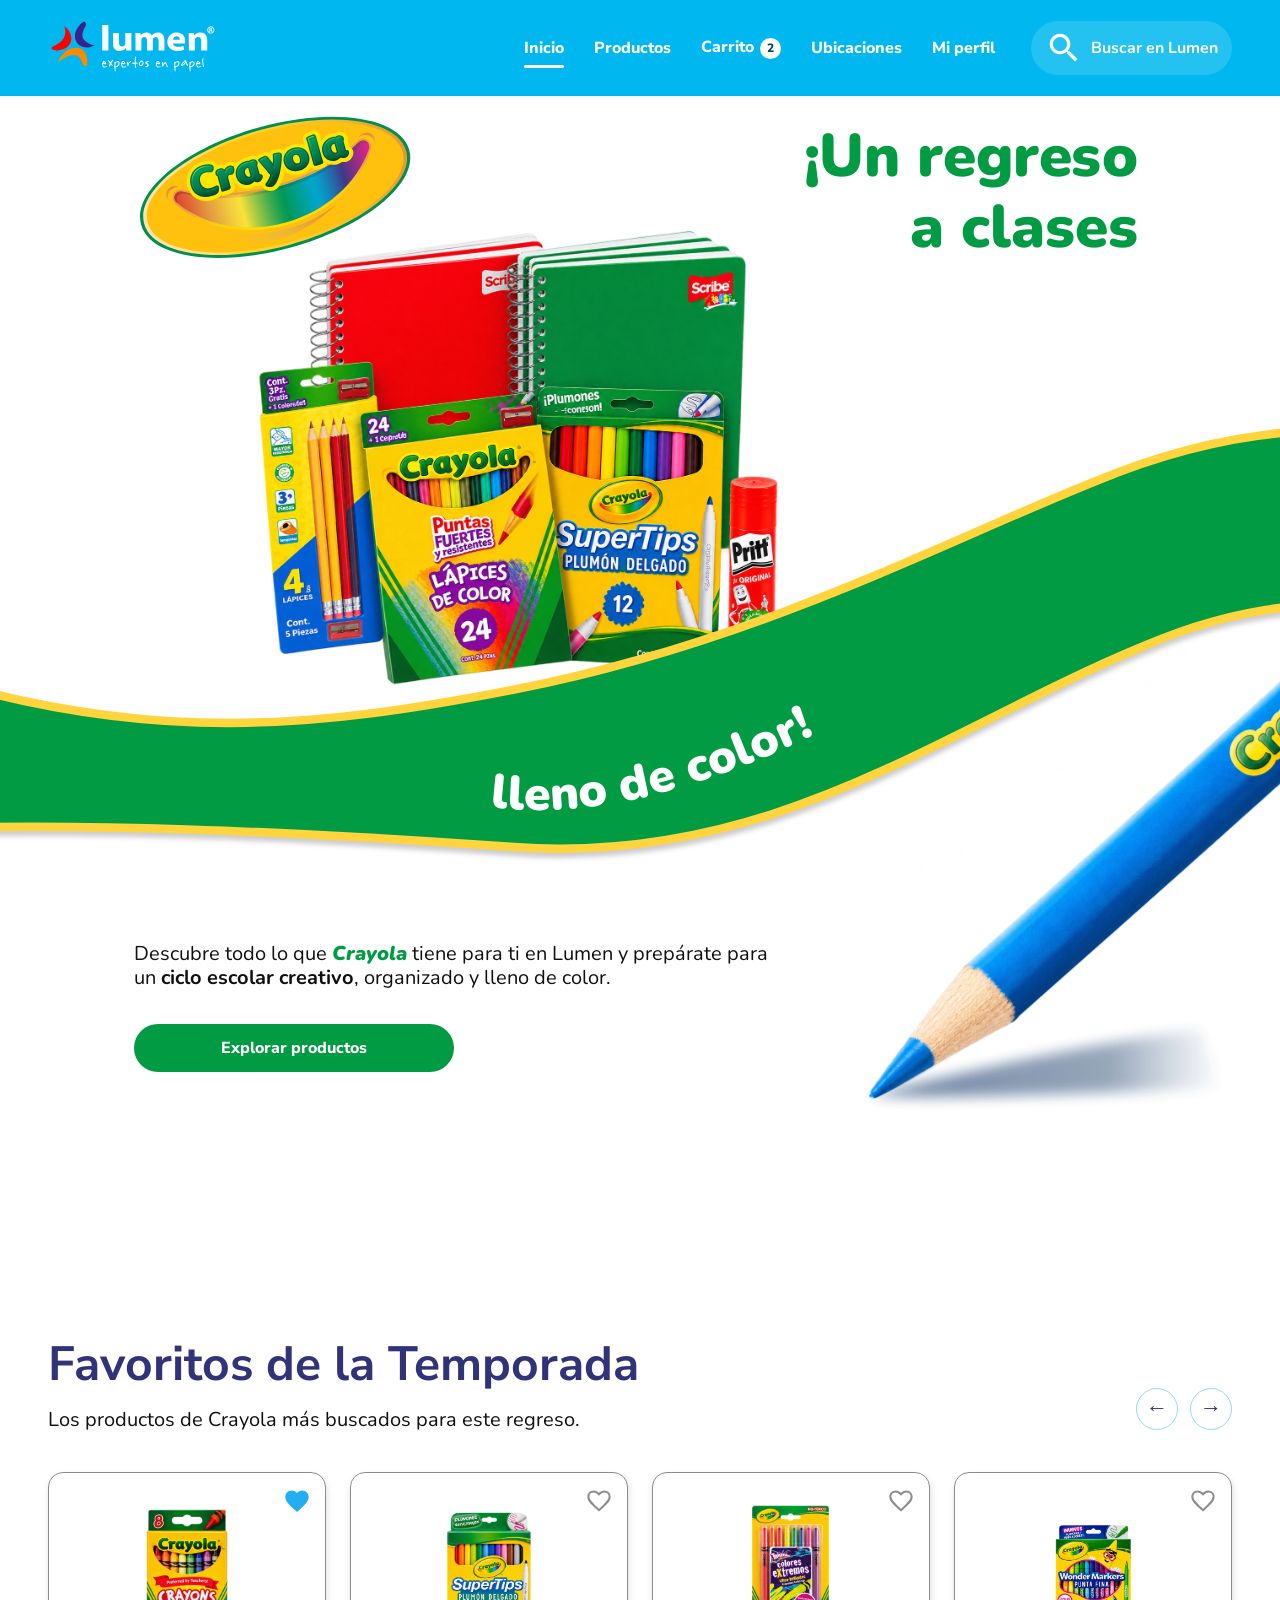
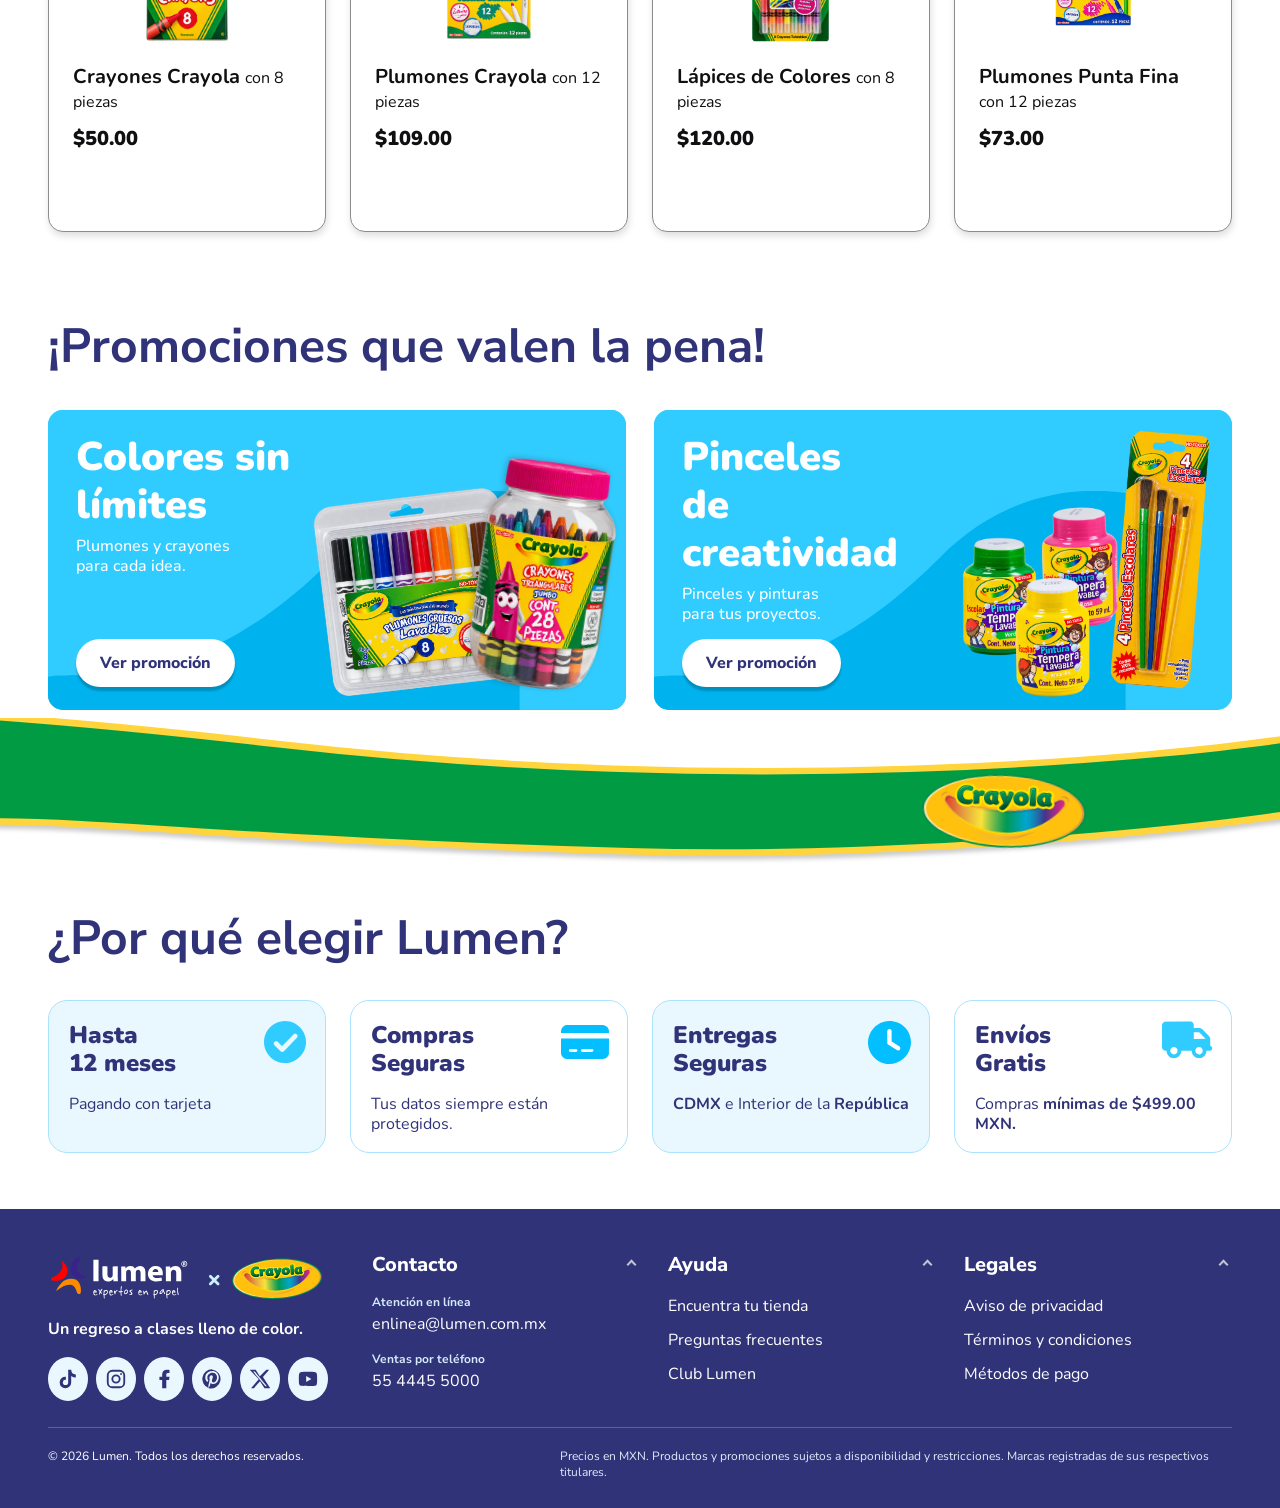
<file: index.html>
<!doctype html>
<html lang="es-MX">
<head>
  <meta charset="utf-8">
  <meta name="viewport" content="width=device-width, initial-scale=1, viewport-fit=cover">
  <meta name="theme-color" content="#00b8ef">
  <meta name="description" content="Un regreso a clases lleno de color. Descubre la colaboración de Lumen y Crayola.">
  <title>Lumen × Crayola · Regreso a clases</title>
  <link rel="preconnect" href="https://fonts.googleapis.com">
  <link rel="preconnect" href="https://fonts.gstatic.com" crossorigin>
  <link href="https://fonts.googleapis.com/css2?family=Nunito:ital,wght@0,400;0,500;0,700;0,800;0,900;1,700;1,900&family=Nunito+Sans:wght@400;700;800;900&display=swap" rel="stylesheet">
  <link rel="stylesheet" href="styles.css?v=crayones">
  <script src="app.js?v=crayones" defer></script>
</head>
<body>
  <a class="skip-link" href="#contenido">Saltar al contenido</a>
  <header class="site-header" id="encabezado"></header>
  <main id="contenido" tabindex="-1"></main>
  <footer class="site-footer" id="pie-pagina" aria-label="Información de Lumen"></footer>
  <nav class="bottom-nav" id="navegacion" aria-label="Navegación principal móvil"></nav>
  <dialog id="dialogo" class="app-dialog" aria-labelledby="dialog-title"></dialog>
  <div class="toast" id="aviso" role="status" aria-live="polite"></div>
  <noscript>Activa JavaScript para navegar por este prototipo de Lumen × Crayola.</noscript>
</body>
</html>
</file>
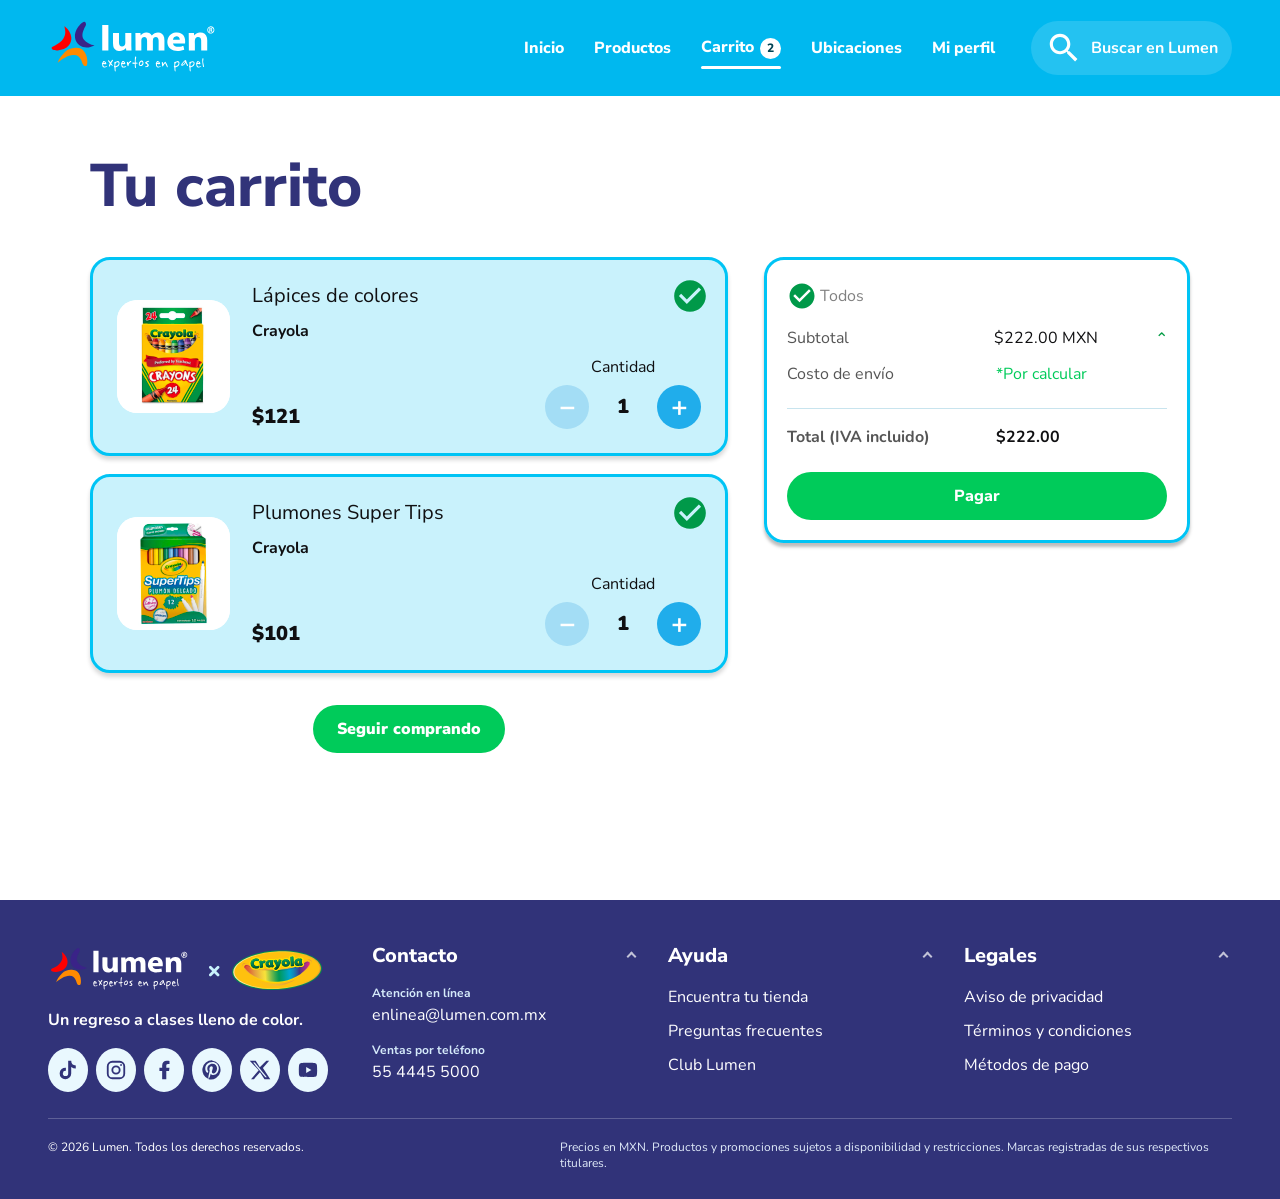
<file: carrito.html>
<!doctype html>
<html lang="es-MX">
<head>
  <meta charset="utf-8">
  <meta name="viewport" content="width=device-width, initial-scale=1, viewport-fit=cover">
  <meta name="theme-color" content="#00b8ef">
  <meta name="description" content="Un regreso a clases lleno de color. Descubre la colaboración de Lumen y Crayola.">
  <title>Carrito · Lumen × Crayola</title>
  <link rel="preconnect" href="https://fonts.googleapis.com">
  <link rel="preconnect" href="https://fonts.gstatic.com" crossorigin>
  <link href="https://fonts.googleapis.com/css2?family=Nunito:ital,wght@0,400;0,500;0,700;0,800;0,900;1,700;1,900&family=Nunito+Sans:wght@400;700;800;900&display=swap" rel="stylesheet">
  <link rel="stylesheet" href="styles.css?v=crayones">
  <script src="app.js?v=crayones" defer></script>
</head>
<body>
  <a class="skip-link" href="#contenido">Saltar al contenido</a>
  <header class="site-header" id="encabezado"></header>
  <main id="contenido" tabindex="-1"></main>
  <footer class="site-footer" id="pie-pagina" aria-label="Información de Lumen"></footer>
  <nav class="bottom-nav" id="navegacion" aria-label="Navegación principal móvil"></nav>
  <dialog id="dialogo" class="app-dialog" aria-labelledby="dialog-title"></dialog>
  <div class="toast" id="aviso" role="status" aria-live="polite"></div>
  <noscript>Activa JavaScript para navegar por este prototipo de Lumen × Crayola.</noscript>
</body>
</html>
</file>
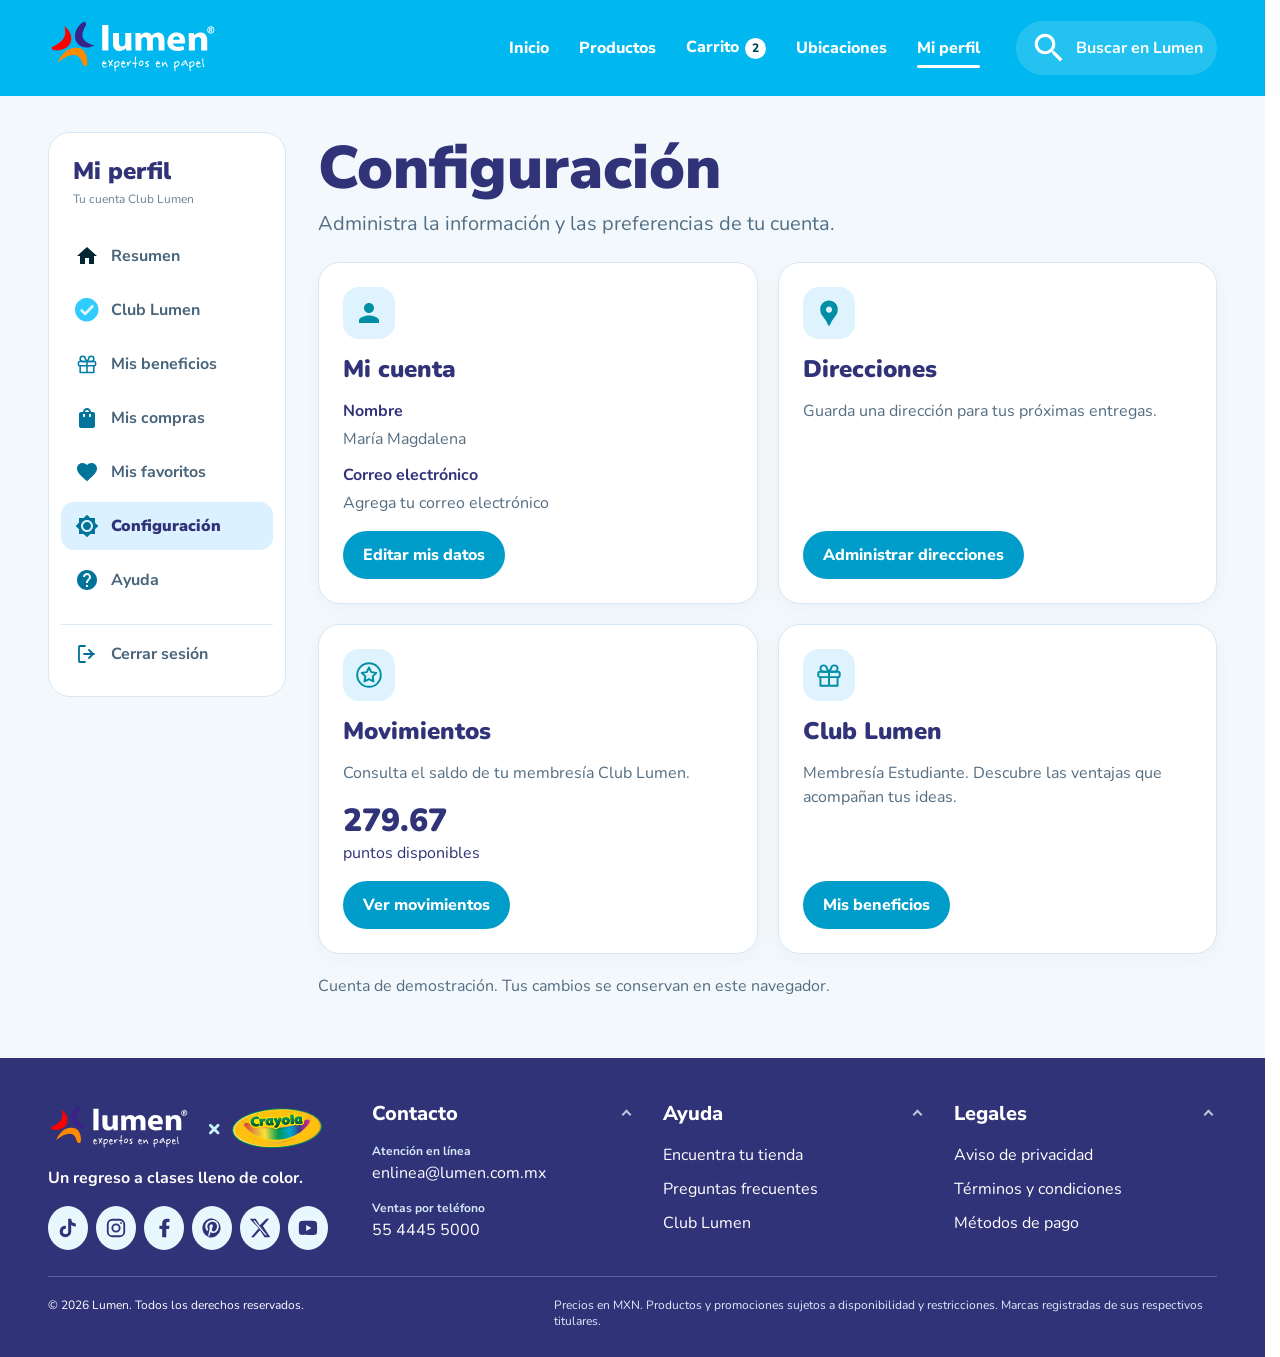
<file: configuracion.html>
<!doctype html>
<html lang="es-MX">
<head>
  <meta charset="utf-8">
  <meta name="viewport" content="width=device-width, initial-scale=1, viewport-fit=cover">
  <meta name="theme-color" content="#00b8ef">
  <meta name="description" content="Un regreso a clases lleno de color. Descubre la colaboración de Lumen y Crayola.">
  <title>Configuración · Lumen × Crayola</title>
  <link rel="preconnect" href="https://fonts.googleapis.com">
  <link rel="preconnect" href="https://fonts.gstatic.com" crossorigin>
  <link href="https://fonts.googleapis.com/css2?family=Nunito:ital,wght@0,400;0,500;0,700;0,800;0,900;1,700;1,900&family=Nunito+Sans:wght@400;700;800;900&display=swap" rel="stylesheet">
  <link rel="stylesheet" href="styles.css?v=crayones">
  <script src="app.js?v=crayones" defer></script>
</head>
<body>
  <a class="skip-link" href="#contenido">Saltar al contenido</a>
  <header class="site-header" id="encabezado"></header>
  <main id="contenido" tabindex="-1"></main>
  <footer class="site-footer" id="pie-pagina" aria-label="Información de Lumen"></footer>
  <nav class="bottom-nav" id="navegacion" aria-label="Navegación principal móvil"></nav>
  <dialog id="dialogo" class="app-dialog" aria-labelledby="dialog-title"></dialog>
  <div class="toast" id="aviso" role="status" aria-live="polite"></div>
  <noscript>Activa JavaScript para navegar por este prototipo de Lumen × Crayola.</noscript>
</body>
</html>
</file>
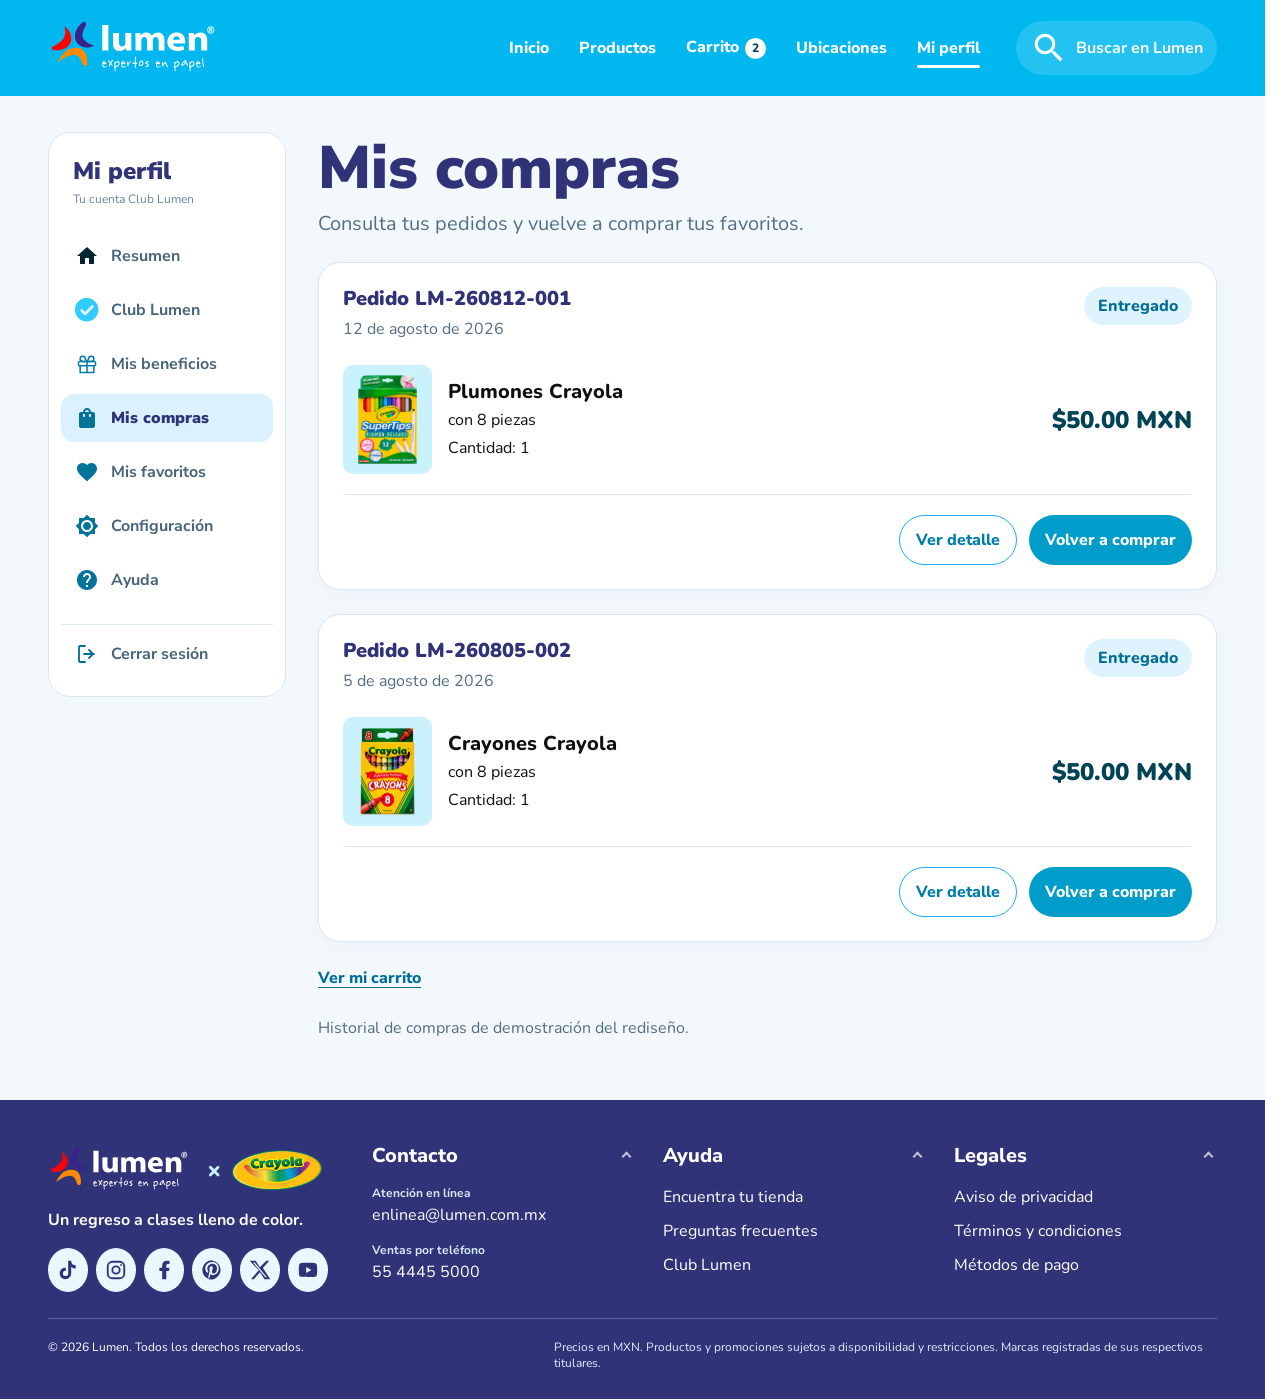
<file: mis-compras.html>
<!doctype html>
<html lang="es-MX">
<head>
  <meta charset="utf-8">
  <meta name="viewport" content="width=device-width, initial-scale=1, viewport-fit=cover">
  <meta name="theme-color" content="#00b8ef">
  <meta name="description" content="Un regreso a clases lleno de color. Descubre la colaboración de Lumen y Crayola.">
  <title>Mis Compras · Lumen × Crayola</title>
  <link rel="preconnect" href="https://fonts.googleapis.com">
  <link rel="preconnect" href="https://fonts.gstatic.com" crossorigin>
  <link href="https://fonts.googleapis.com/css2?family=Nunito:ital,wght@0,400;0,500;0,700;0,800;0,900;1,700;1,900&family=Nunito+Sans:wght@400;700;800;900&display=swap" rel="stylesheet">
  <link rel="stylesheet" href="styles.css?v=crayones">
  <script src="app.js?v=crayones" defer></script>
</head>
<body>
  <a class="skip-link" href="#contenido">Saltar al contenido</a>
  <header class="site-header" id="encabezado"></header>
  <main id="contenido" tabindex="-1"></main>
  <footer class="site-footer" id="pie-pagina" aria-label="Información de Lumen"></footer>
  <nav class="bottom-nav" id="navegacion" aria-label="Navegación principal móvil"></nav>
  <dialog id="dialogo" class="app-dialog" aria-labelledby="dialog-title"></dialog>
  <div class="toast" id="aviso" role="status" aria-live="polite"></div>
  <noscript>Activa JavaScript para navegar por este prototipo de Lumen × Crayola.</noscript>
</body>
</html>
</file>
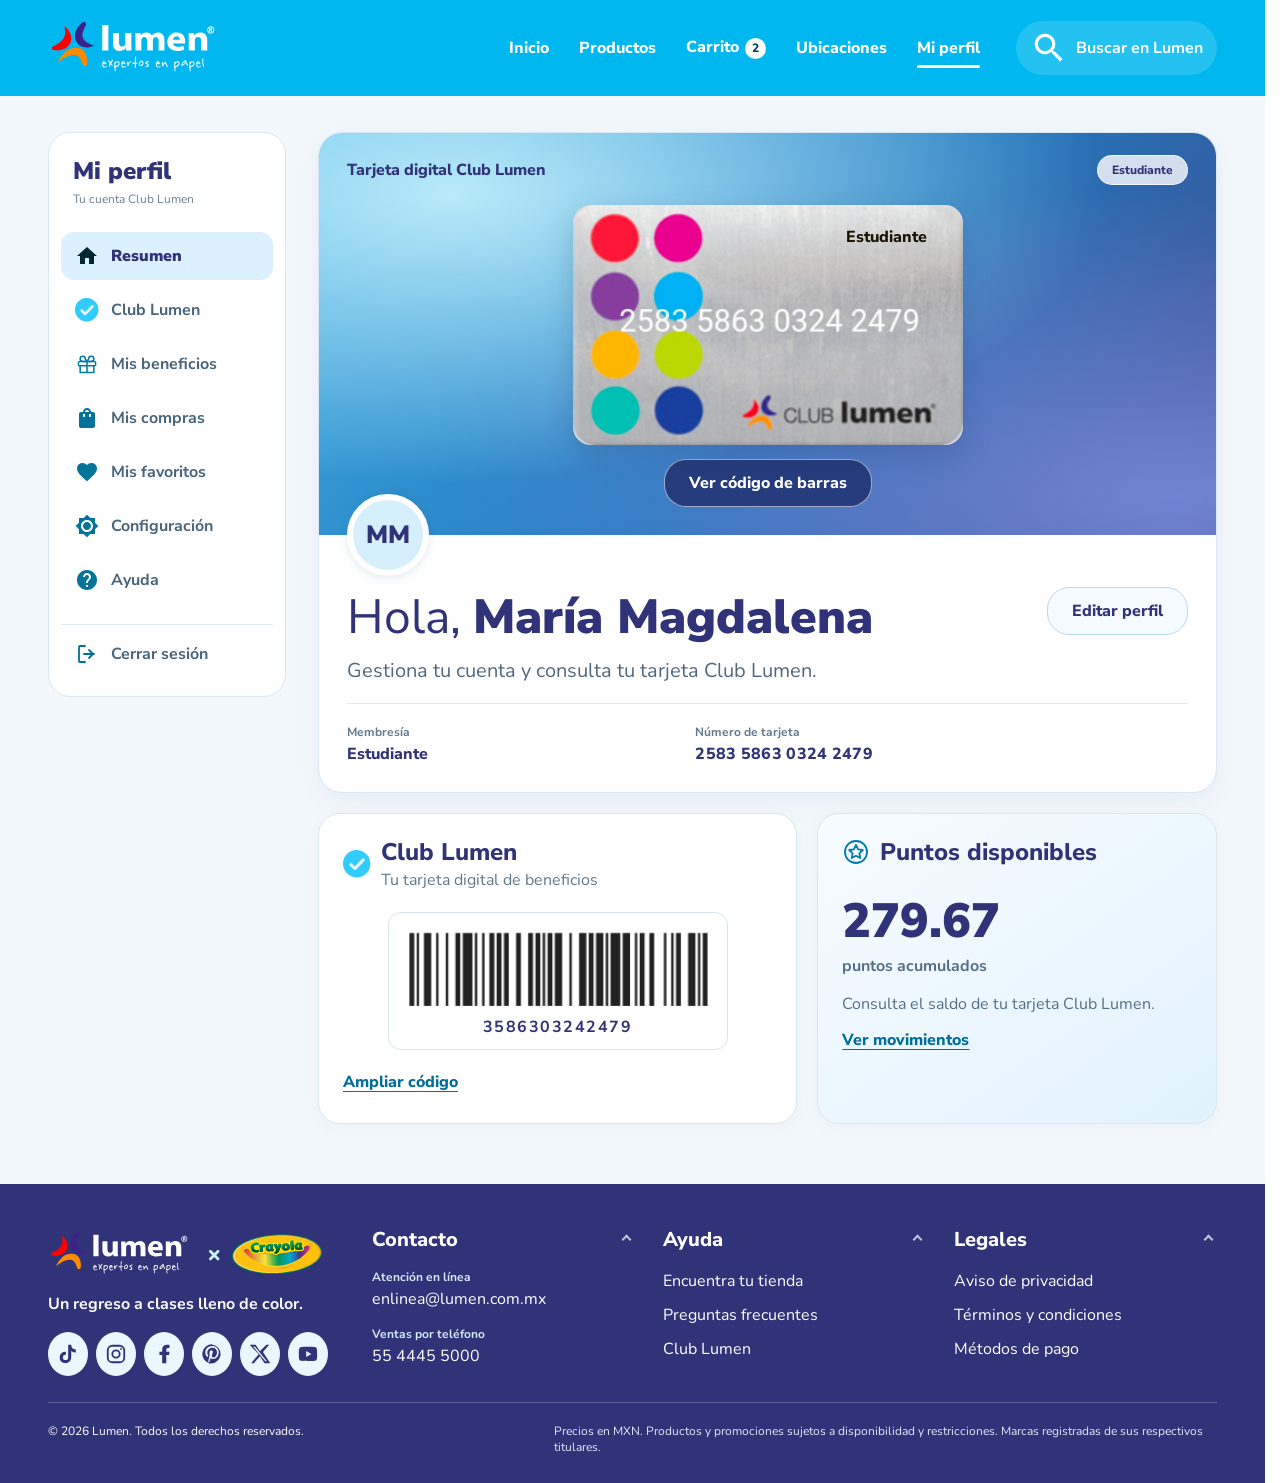
<file: perfil.html>
<!doctype html>
<html lang="es-MX">
<head>
  <meta charset="utf-8">
  <meta name="viewport" content="width=device-width, initial-scale=1, viewport-fit=cover">
  <meta name="theme-color" content="#00b8ef">
  <meta name="description" content="Un regreso a clases lleno de color. Descubre la colaboración de Lumen y Crayola.">
  <title>Mi perfil · Lumen × Crayola</title>
  <link rel="preconnect" href="https://fonts.googleapis.com">
  <link rel="preconnect" href="https://fonts.gstatic.com" crossorigin>
  <link href="https://fonts.googleapis.com/css2?family=Nunito:ital,wght@0,400;0,500;0,700;0,800;0,900;1,700;1,900&family=Nunito+Sans:wght@400;700;800;900&display=swap" rel="stylesheet">
  <link rel="stylesheet" href="styles.css?v=crayones">
  <script src="app.js?v=crayones" defer></script>
</head>
<body>
  <a class="skip-link" href="#contenido">Saltar al contenido</a>
  <header class="site-header" id="encabezado"></header>
  <main id="contenido" tabindex="-1"></main>
  <footer class="site-footer" id="pie-pagina" aria-label="Información de Lumen"></footer>
  <nav class="bottom-nav" id="navegacion" aria-label="Navegación principal móvil"></nav>
  <dialog id="dialogo" class="app-dialog" aria-labelledby="dialog-title"></dialog>
  <div class="toast" id="aviso" role="status" aria-live="polite"></div>
  <noscript>Activa JavaScript para navegar por este prototipo de Lumen × Crayola.</noscript>
</body>
</html>
</file>
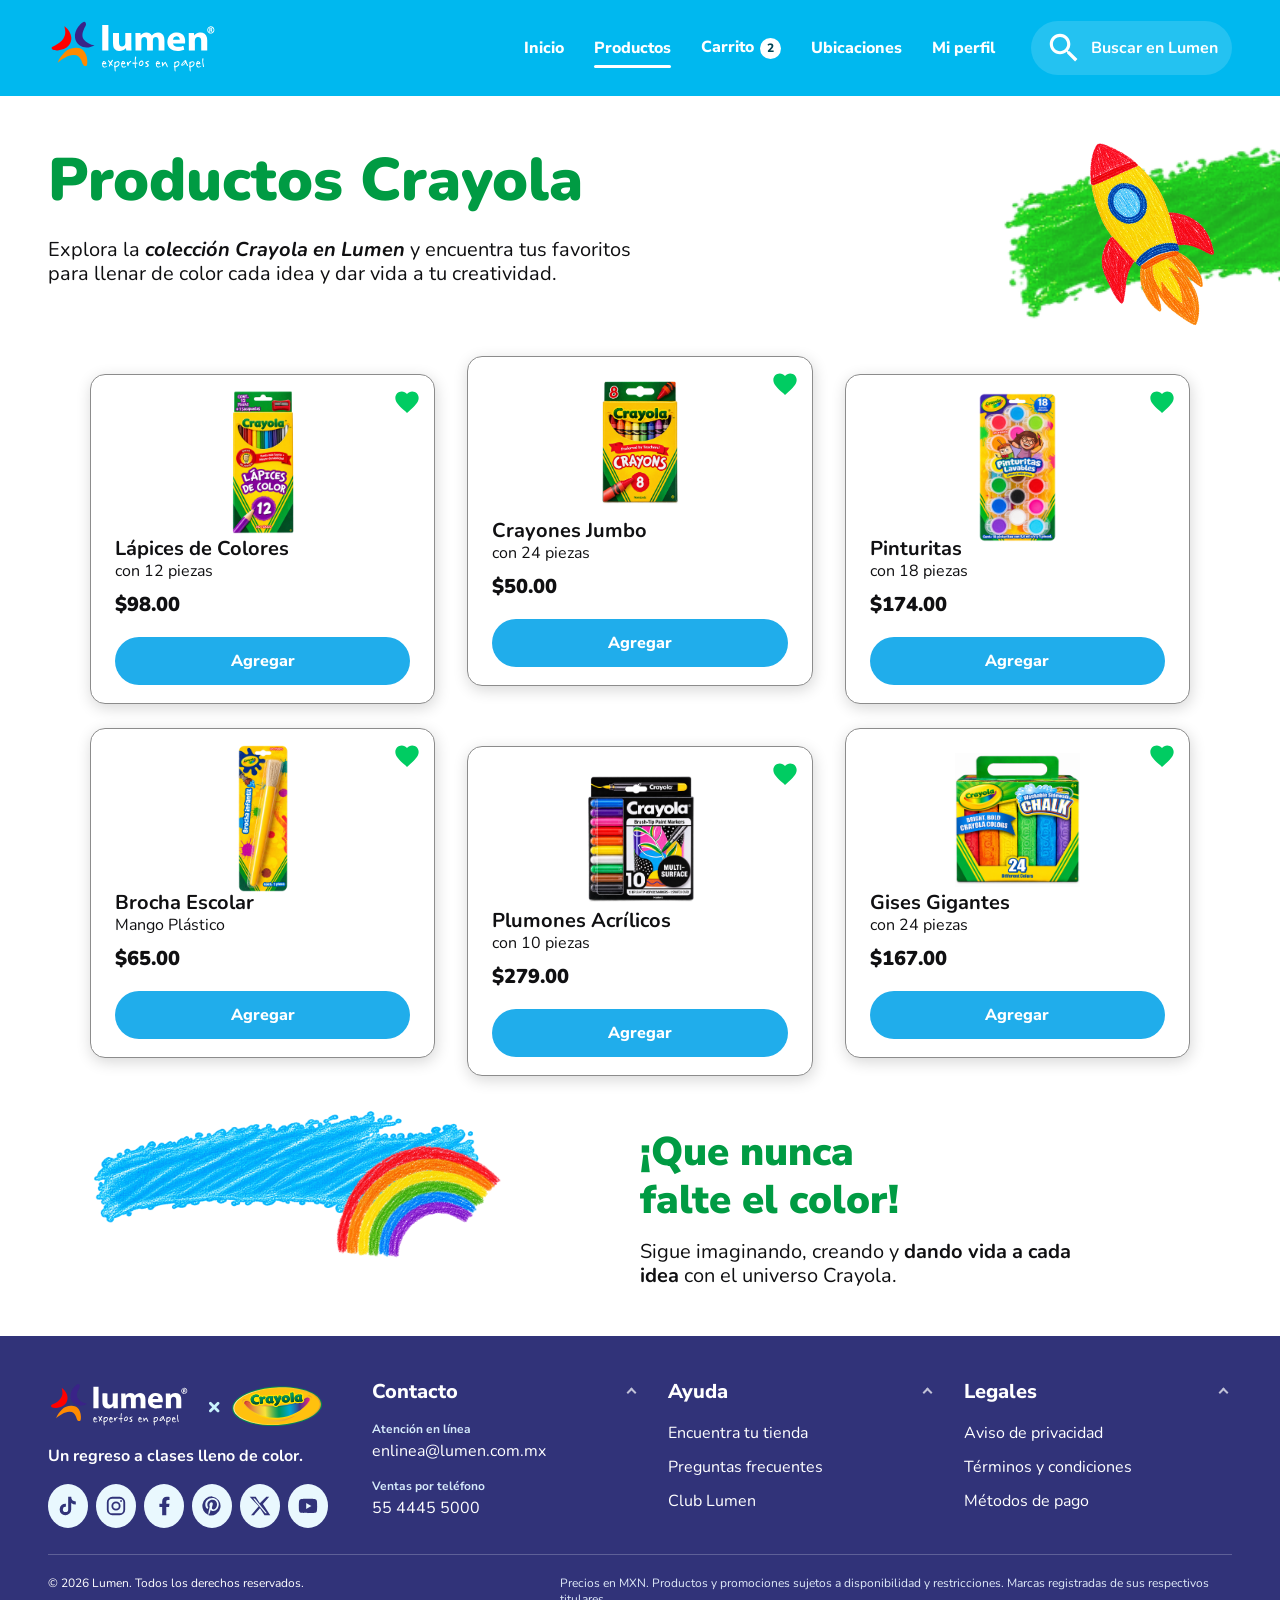
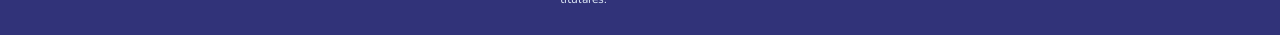
<file: productos.html>
<!doctype html>
<html lang="es-MX">
<head>
  <meta charset="utf-8">
  <meta name="viewport" content="width=device-width, initial-scale=1, viewport-fit=cover">
  <meta name="theme-color" content="#00b8ef">
  <meta name="description" content="Explora la colección Crayola en Lumen: colores, crayones, pinturitas, brochas, plumones y gises para dar vida a cada idea.">
  <title>Productos Crayola · Lumen × Crayola</title>
  <link rel="preconnect" href="https://fonts.googleapis.com">
  <link rel="preconnect" href="https://fonts.gstatic.com" crossorigin>
  <link href="https://fonts.googleapis.com/css2?family=Nunito:ital,wght@0,400;0,500;0,700;0,800;0,900;1,700;1,900&family=Nunito+Sans:wght@400;700;800;900&display=swap" rel="stylesheet">
  <link rel="stylesheet" href="styles.css?v=crayones">
  <script src="app.js?v=crayones" defer></script>
</head>
<body>
  <a class="skip-link" href="#contenido">Saltar al contenido</a>
  <header class="site-header" id="encabezado"></header>
  <main id="contenido" tabindex="-1"></main>
  <footer class="site-footer" id="pie-pagina" aria-label="Información de Lumen"></footer>
  <nav class="bottom-nav" id="navegacion" aria-label="Navegación principal móvil"></nav>
  <dialog id="dialogo" class="app-dialog" aria-labelledby="dialog-title"></dialog>
  <div class="toast" id="aviso" role="status" aria-live="polite"></div>
  <noscript>Activa JavaScript para navegar por este prototipo de Lumen × Crayola.</noscript>
</body>
</html>
</file>
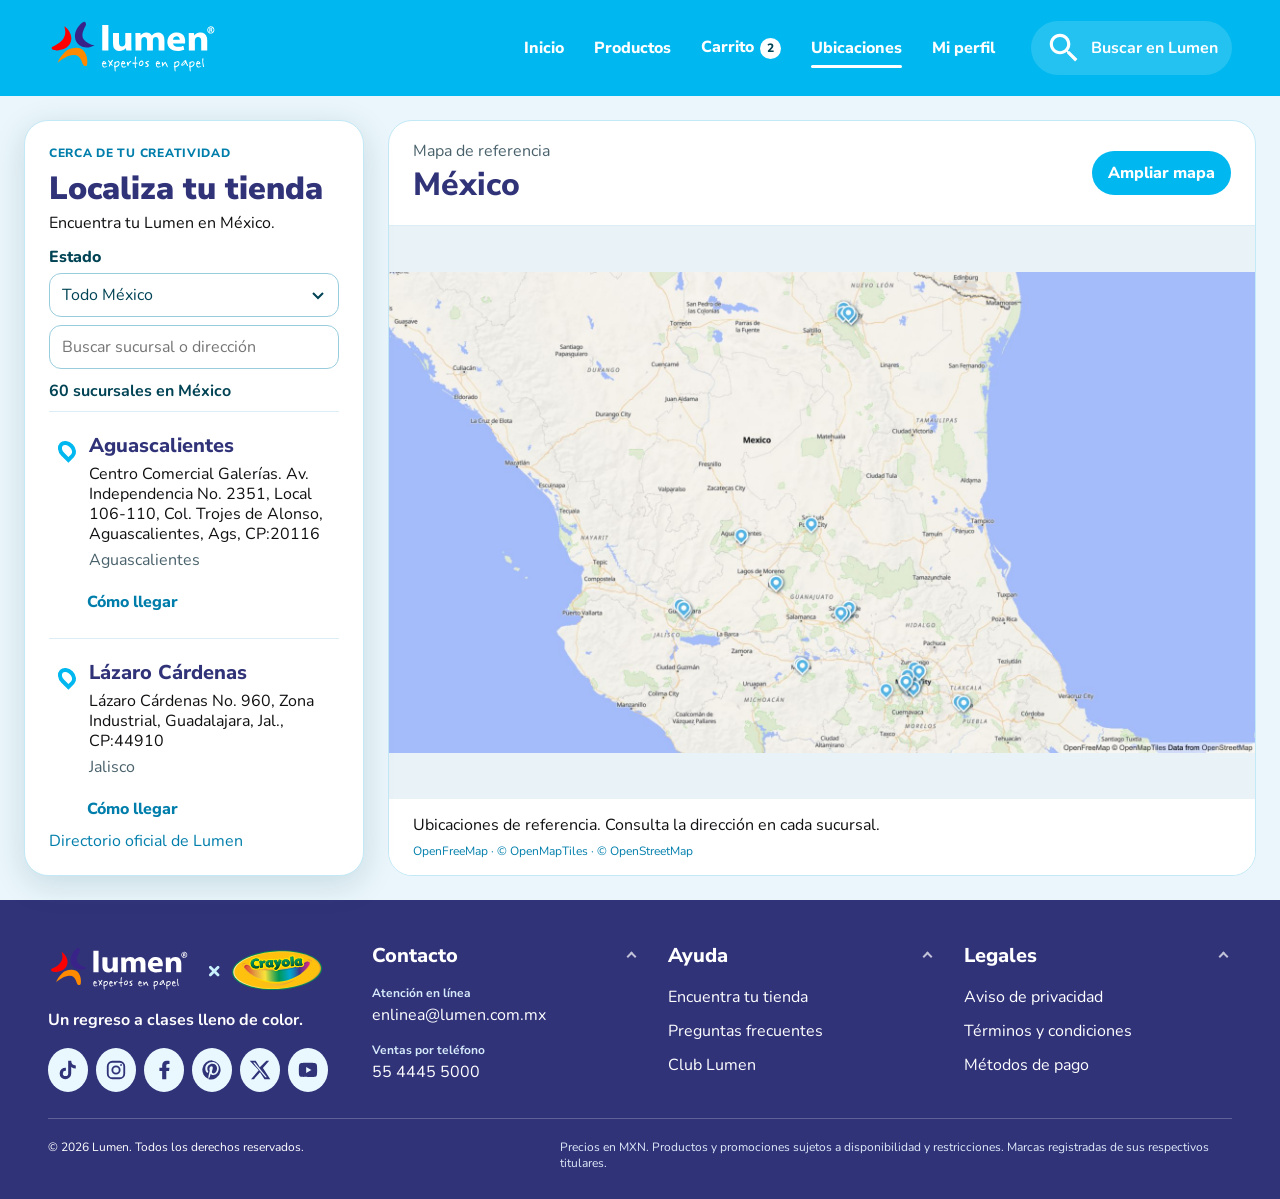
<file: ubicaciones.html>
<!doctype html>
<html lang="es-MX">
<head>
  <meta charset="utf-8">
  <meta name="viewport" content="width=device-width, initial-scale=1, viewport-fit=cover">
  <meta name="theme-color" content="#00b8ef">
  <meta name="description" content="Un regreso a clases lleno de color. Descubre la colaboración de Lumen y Crayola.">
  <title>Ubicaciones · Lumen × Crayola</title>
  <link rel="preconnect" href="https://fonts.googleapis.com">
  <link rel="preconnect" href="https://fonts.gstatic.com" crossorigin>
  <link href="https://fonts.googleapis.com/css2?family=Nunito:ital,wght@0,400;0,500;0,700;0,800;0,900;1,700;1,900&family=Nunito+Sans:wght@400;700;800;900&display=swap" rel="stylesheet">
  <link rel="stylesheet" href="styles.css?v=crayones">
  <script src="locations-data.js" defer></script>
  <script src="locations.js" defer></script>
  <script src="app.js?v=crayones" defer></script>
</head>
<body>
  <a class="skip-link" href="#contenido">Saltar al contenido</a>
  <header class="site-header" id="encabezado"></header>
  <main id="contenido" tabindex="-1"></main>
  <footer class="site-footer" id="pie-pagina" aria-label="Información de Lumen"></footer>
  <nav class="bottom-nav" id="navegacion" aria-label="Navegación principal móvil"></nav>
  <dialog id="dialogo" class="app-dialog" aria-labelledby="dialog-title"></dialog>
  <div class="toast" id="aviso" role="status" aria-live="polite"></div>
  <noscript>Activa JavaScript para navegar por este prototipo de Lumen × Crayola.</noscript>
</body>
</html>
</file>
<file: styles.css>
/* Tokens del diseño MOBILE PANTALLAS y adaptación a desktop. */
:root {
  --sky:#00b8ef;
  --nav:#29c8f5;
  --pale:#c9f2fc;
  --pale-light:#e9f8fe;
  --blue-border:#00c4f5;
  --indigo:#313379;
  --ink:#101012;
  --deep:#004354;
  --green:#009b43;
  --lime:#00cb5a;
  --cyan:#009dca;
  --border:#aaa;
  --font-body:'Nunito', sans-serif;
  --font-ui:'Nunito Sans', 'Nunito', sans-serif;
  --radius:20px;
  --ease:cubic-bezier(.2,.7,.2,1);
  --header-height:112px;

}
*,*::before,*::after { box-sizing:border-box; }
html { scroll-behavior:smooth; scroll-padding-top:132px; }
body { margin:0; color:var(--ink); background:white; font-family:var(--font-body); font-size:16px; line-height:1.25; -webkit-font-smoothing:antialiased; }
body.dialog-open { overflow:hidden; }
button,input,select,textarea { font:inherit; }
button,a,input { -webkit-tap-highlight-color:transparent; }
button,a { touch-action:manipulation; }
button { cursor:pointer; }
button { color:inherit; }
button:disabled { cursor:default; opacity:.45; }
a { color:inherit; text-decoration:none; }
button { border:0; background:none; padding:0; }
img { display:block; max-width:100%; }
img.icon { max-width:none; flex-shrink:0; }
button,a,input,summary { outline-offset:5px; }
:focus-visible { outline:3px solid var(--indigo); }
h1,h2,h3,p { margin:0; }
h1,h2,h3 { font-family:var(--font-ui); }
.container { width:calc(100% - 40px); max-width:1200px; margin-inline:auto; }
.sr-only { position:absolute; width:1px; height:1px; padding:0; margin:-1px; overflow:hidden; clip:rect(0,0,0,0); white-space:nowrap; border:0; }
.skip-link { position:fixed; z-index:100; top:12px; left:12px; padding:12px 18px; border-radius:20px; background:white; transform:translateY(-150%); }
.skip-link:focus { transform:translateY(0); }
.desktop-only,.desktop-nav,.desktop-eyebrow,.desktop-hero-title,.desktop-page-title { display:none; }
main { min-height:calc(100svh - var(--header-height)); outline:none; }

.site-header { position:sticky; top:0; z-index:30; height:var(--header-height); background:var(--sky); transition:box-shadow .25s, background .25s; }
.site-header.is-scrolled { box-shadow:0 3px 18px #003d5b20; }
.header-inner { height:100%; display:flex; align-items:center; justify-content:space-between; padding-top:22px; }
.brand { flex-shrink:0; display:block; border-radius:8px; }
.brand img { width:178px; height:62px; }
.icon-button { display:inline-flex; align-items:center; justify-content:center; min-width:44px; min-height:44px; border-radius:50%; transition:transform .2s var(--ease),background .2s; }
.icon-button:hover { background:#ffffff30; transform:scale(1.06); }
.search-trigger { min-width:44px; margin-right:0; }
.search-trigger img { width:38px; height:38px; }

.bottom-nav { position:fixed; z-index:40; bottom:max(15px,env(safe-area-inset-bottom)); left:50%; transform:translateX(-50%); width:min(375px,calc(100% - 40px)); height:82px; display:grid; grid-template-columns:repeat(4,minmax(0,1fr)); align-items:center; padding:0 8px; background:var(--nav); background-clip:padding-box; border:12px solid white; border-radius:48px; transition:box-shadow .25s, transform .3s var(--ease); }
.bottom-nav a { height:58px; display:flex; align-items:center; justify-content:center; border-radius:28px; transition:transform .25s var(--ease),background .25s; }
.bottom-nav a:hover { transform:translateY(-4px); background:#ffffff24; }
.bottom-nav a:active { transform:scale(.9); }
.bottom-nav .icon { width:38px; height:38px; }
.bottom-nav.is-scrolling { box-shadow:0 4px 20px #00628b20; }
.nav-label { display:none; }
.cart-count { display:inline-grid; place-items:center; min-width:21px; height:21px; padding:0 5px; margin-left:6px; border-radius:50%; background:white; color:var(--deep); font:800 12px var(--font-ui); }
.cart-count[hidden] { display:none; }

.button { display:inline-flex; align-items:center; justify-content:center; padding:10px 24px; border-radius:30px; color:white; font-family:var(--font-ui); font-weight:800; line-height:1.2; transition:transform .25s var(--ease),box-shadow .25s,background .2s; text-align:center; }
.button:hover { transform:translateY(-3px); box-shadow:0 7px 16px #002c4f25; }
.button:active { transform:translateY(0) scale(.97); }
.green { background:var(--green); }
.lime { background:var(--lime); }
.cyan { background:var(--cyan); }
.white { background:white; color:var(--indigo); box-shadow:0 4px 2px #0003; }
.green:hover { background:#008439; }
.lime:hover { background:#00b84e; }

/* Home: el bloque ilustrado conserva la composición de 430 px de Figma. */
.home-page { overflow:clip; padding-bottom:95px; }
.hero { position:relative; width:100%; max-width:560px; }
.hero-art-outer { position:relative; z-index:2; width:100%; height:493px; margin-inline:auto; }
.hero-art { width:430px; height:493px; position:relative; transform:scale(var(--art-scale,1)); transform-origin:top left; }
.hero-crayola { position:absolute; z-index:3; left:16px; top:18px; width:151px; height:70px; transform:rotate(-12.38deg); }
.hero-crayola img { width:150px; height:70px; }
.hero h1 { position:absolute; z-index:4; top:9px; left:176px; width:235px; color:var(--green); font-family:var(--font-body); font-size:40px; font-weight:900; line-height:48px; text-align:right; }
.hero-products { position:absolute; z-index:3; top:94px; left:0; width:338px; height:302px; object-fit:fill; }
.hero-ribbon { position:absolute; z-index:2; top:237px; left:0; width:430px; height:253px; pointer-events:none; }
.hero-ribbon img { max-width:none; }
.hero-ribbon svg,.ribbon-bottom svg { overflow:visible; filter:drop-shadow(0 4px 2px #0003); }
.hero-ribbon path:not(.hero-ribbon-reveal-path),.ribbon-bottom path { fill:var(--green); stroke:#ffd43c; stroke-width:7; }
.hero-ribbon-desktop,.hero-lettering-desktop { display:none; }
.hero-lettering { position:absolute; z-index:3; left:0; top:339px; overflow:visible; pointer-events:none; }
.hero-lettering text { fill:white; font:900 41px var(--font-body); }
.hero-copy { position:relative; z-index:5; width:58%; margin:8px 0 0 2.6%; }
.hero-copy>p { font-size:16px; line-height:20px; }
.hero-copy em { font-weight:900; color:var(--green); }
.hero-cta { margin:24px 0 0; min-height:33px; min-width:min(195px, 100%); padding:5px 10px; font-size:16px; line-height:20px; }
.hero-pencil-animation { position:absolute; z-index:1; top:calc(357px * var(--hero-scale,1)); right:min(-14%, calc((100% - 100vw) / 2 - 18px)); width:60%; height:auto; overflow:visible; pointer-events:none; }
.pencil-position { will-change:transform; }
.pencil-trace { will-change:opacity; }
.hero-copy>p { max-width:250px; }
.favorites-section { margin-top:48px; scroll-margin-top:132px; }
.home-page section>h2,.section-intro h2 { font:700 40px/45px var(--font-ui); color:var(--indigo); }
.section-intro h2 { max-width:330px; }
.section-intro p { max-width:240px; margin-top:12px; font-size:16px; line-height:20px; }
.carousel-controls { display:none; }
.product-carousel { display:flex; gap:20px; overflow-x:auto; overscroll-behavior-x:contain; scroll-snap-type:x mandatory; scrollbar-width:none; margin:32px -20px 0; padding:5px 20px 16px; }
.product-carousel::-webkit-scrollbar { display:none; }
.product-card { position:relative; flex:0 0 189px; width:189px; min-height:198px; padding:12px 16px 20px; border:1px solid #8c8c8c; border-radius:15px; background:white; box-shadow:1px 4px 7.3px #00000021; scroll-snap-align:start; transition:transform .3s var(--ease), box-shadow .3s,border-color .3s; }
.product-card:hover { transform:translateY(-6px); box-shadow:1px 10px 20px #002d5726; border-color:var(--sky); }
.product-image { height:98px; display:flex; align-items:center; justify-content:center; margin-bottom:1px; }
.product-image img { max-width:76px; height:89px; object-fit:contain; transition:transform .35s var(--ease); }
.product-card[data-product="pencils"] .product-image img,.product-card[data-product="fine"] .product-image img { max-width:60px; height:93px; }
.product-card:hover .product-image img { transform:rotate(-4deg) scale(1.08); }
.product-card h3 { font:400 16px/18px var(--font-body); }
.product-card h3 strong { font-weight:700; }
.product-price { margin-top:10px; font-weight:900; font-size:16px; line-height:18px; }
.favorite-button { position:absolute; z-index:2; top:3px; right:3px; width:38px; height:38px; display:grid; place-items:center; border-radius:50%; }
.favorite-button .icon { width:28px; height:28px; transition:transform .2s; }
.favorite-button.is-favorite .icon { filter:none; opacity:1; }
.favorite-button:hover .icon { transform:scale(1.17); }
.promotions-section { margin-top:30px; }
.promotions-section>h2 { margin-bottom:32px; }
.promotions-grid { display:grid; grid-template-columns:minmax(0,1fr); gap:40px; }
.promo-card { position:relative; height:249px; isolation:isolate; border-radius:16px; transition:transform .3s var(--ease),filter .3s; }
.promo-card:hover { transform:translateY(-5px); filter:drop-shadow(0 8px 8px #003b5e15); }
.promo-background { position:absolute; z-index:-1; inset:0; overflow:hidden; border-radius:15px; background:var(--nav); }
.promo-background>img:first-child { max-width:none; }
.promo-background .promo-pattern { position:absolute; max-width:none; left:0; top:58px; }
.promo-copy { position:relative; z-index:3; padding:13px 20px; height:100%; display:flex; align-items:flex-start; flex-direction:column; pointer-events:none; }
.promo-copy h3 { color:white; font:900 32px/37px var(--font-body); max-width:226px; }
.promo-copy p { color:white; font:500 16px/20px var(--font-body); margin-top:7px; max-width:139px; }
.promo-copy .button { margin-top:auto; margin-bottom:18px; font-size:16px; min-height:31px; padding:5px 15px; pointer-events:auto; }
.promo-products { position:absolute; z-index:2; inset:0; pointer-events:none; }
.promo-products img { position:absolute; object-fit:contain; transition:transform .4s var(--ease); }
.colors .washable { width:143px; height:143px; right:98px; bottom:24px; transform:rotate(-7deg); }
.colors .jar { width:105px; height:180px; right:12px; bottom:13px; transform:rotate(8.5deg); filter:drop-shadow(-2px -1px 3px #0003); }
.paint .paint-green { width:89px; height:102px; right:146px; bottom:44px; }
.paint .paint-pink { width:89px; height:102px; right:71px; bottom:68px; transform:rotate(-1.3deg); }
.paint .paint-yellow { width:89px; height:102px; right:101px; bottom:10px; transform:rotate(-.8deg); }
.paint .brushes { width:107px; height:225px; right:0; bottom:10px; transform:rotate(4.85deg); }
.promo-card:hover .jar { transform:rotate(12deg) translateY(-5px); }
.promo-card:hover .brushes { transform:rotate(8deg) translateY(-5px); }
.brand-ribbon { position:relative; height:198px; width:100%; margin:0 auto; overflow:hidden; }
.ribbon-bottom { position:absolute; width:100%; height:152px; left:0; top:22px; }
.ribbon-bottom svg { width:100%; height:100%; }
.ribbon-bottom img { max-width:none; }
.ribbon-crayola { position:absolute; width:168px; height:79px; right:8.5%; top:28px; transform:rotate(5.44deg); }
.ribbon-crayola img { width:168px; height:79px; }
.ribbon-bottom .brand-ribbon-reveal-path { fill:none; stroke:white; stroke-width:190; stroke-dasharray:1000; stroke-dashoffset:0; }
@media(prefers-reduced-motion:no-preference) {
  .brand-ribbon.ribbon-will-draw .brand-ribbon-reveal-path { stroke-dashoffset:1000; }
  .brand-ribbon.ribbon-will-draw .ribbon-crayola { opacity:0; }
  .brand-ribbon.ribbon-will-draw.is-drawn .brand-ribbon-reveal-path { animation:brand-ribbon-draw 2.8s cubic-bezier(.35,0,.2,1) both; }
  .brand-ribbon.ribbon-will-draw.is-drawn .ribbon-crayola { animation:brand-ribbon-logo .5s ease-out 2s both; }
}
@keyframes brand-ribbon-draw { from { stroke-dashoffset:1000; } to { stroke-dashoffset:0; } }
@keyframes brand-ribbon-logo { from { opacity:0; } to { opacity:1; } }

.benefits-section { margin-top:6px; }
.benefits-section>h2 { text-align:right; margin-left:auto; max-width:390px; }
.benefits-grid { display:grid; grid-template-columns:repeat(2,minmax(0,1fr)); gap:16px 10px; margin-top:42px; }
.benefit { position:relative; height:126px; padding:14px; border:1.87px solid #aae3fc; border-radius:19px; color:var(--indigo); }
.benefit:first-child,.benefit:nth-child(3) { background:var(--pale-light); }
.benefit:last-child { background:white; }
.benefit h3 { font:900 21.8px/24px var(--font-body); }
.benefit>.icon { position:absolute; top:13px; right:13px; }
.benefit:first-child>.icon { width:43px; height:43px; }
.benefit:nth-child(2)>.icon { width:48px; height:34px; top:18px; }
.benefit:nth-child(3)>.icon { width:43px; height:43px; }
.benefit:nth-child(4)>.icon { width:51px; height:38px; }
.benefit p { margin-top:10px; font-size:16.8px; line-height:21px; }

/* Carrito */
.cart-page { padding-top:84px; padding-bottom:125px; max-width:1100px; }
.cart-items { display:grid; gap:18px; }
.cart-item { position:relative; min-height:169px; display:flex; align-items:center; gap:11px; padding:20px 16px; border:3px solid var(--blue-border); border-radius:20px; background:var(--pale); box-shadow:0 4px 4px #00000029; transition:background .25s,transform .25s,box-shadow .25s; }
.cart-item:not(.is-selected) { background:white; }
.cart-item:hover { transform:translateY(-3px); box-shadow:0 8px 14px #004d6d20; }
.cart-product-image { display:grid; place-items:center; width:113px; height:113px; border-radius:20px; background:white; flex-shrink:0; overflow:hidden; }
.cart-product-image img { width:113px; height:113px; object-fit:contain; }
.cart-item-content { flex:1; min-width:0; }
.cart-item h2 { font:400 20px/24px var(--font-ui); max-width:calc(100% - 34px); white-space:nowrap; text-overflow:ellipsis; overflow:hidden; }
.cart-brand { margin-top:17px; font-weight:700; }
.cart-item-bottom { display:flex; align-items:center; gap:32px; margin-top:16px; }
.cart-item-bottom>strong { font:900 20px/24px var(--font-ui); }
.quantity-control { display:flex; align-items:center; height:34px; background:#d9d9d9; border-radius:5px; overflow:hidden; flex-shrink:0; }
.quantity-control button { display:grid; place-items:center; width:25px; height:34px; font:400 26px/1 var(--font-ui); transition:background .15s; }
.quantity-control button:hover { background:#bfe5ed; }
.quantity-control output { display:grid; place-items:center; width:37px; height:27px; font-weight:700; border-inline:1px solid #999; }
.cart-selection { position:absolute; top:15px; right:14px; width:38px; height:38px; }
.cart-selection input,.select-all input { position:absolute; inset:0; width:100%; height:100%; opacity:0; margin:0; cursor:pointer; z-index:2; }
.custom-check { display:inline-grid; place-items:center; width:38px; height:38px; border-radius:50%; position:relative; }
.custom-check .icon { width:38px; height:38px; }
input:not(:checked)+.custom-check .icon { opacity:0; }
input:not(:checked)+.custom-check::after { content:''; position:absolute; inset:5px; border:2px solid #9aadb2; border-radius:50%; }
input:focus-visible+.custom-check { outline:3px solid var(--indigo); outline-offset:3px; }
.continue-shopping { display:flex; width:max-content; margin:49px auto 38px; min-height:44px; font-size:20px; padding:8px 20px; font-weight:900; }
.cart-summary { border:3px solid var(--blue-border); border-radius:20px; padding:5px 6px 7px; box-shadow:0 4px 3.4px #0004; }
.select-all { position:relative; display:flex; align-items:center; gap:3px; width:max-content; height:32px; color:#808080; }
.select-all input { width:90px; }
.select-all .custom-check,.select-all .icon { width:30px; height:30px; }
.summary-bottom { display:flex; align-items:center; gap:8px; }
.summary-details { flex:1; min-width:0; }
.summary-row,.subtotal-toggle { display:grid; grid-template-columns:minmax(0,1fr) minmax(0,1fr); gap:15px; align-items:center; width:100%; text-align:left; line-height:20px; }
.summary-row>span:first-child,.subtotal-toggle>span:first-child { color:#555; }
.subtotal-toggle { position:relative; padding-right:4px; }
.subtotal-toggle .chevron { position:absolute; color:var(--green); right:-7px; top:1px; width:12px; transition:transform .2s; }
.subtotal-toggle[aria-expanded="false"] .chevron { transform:rotate(180deg); }
.shipping-row { margin-top:4px; }
.shipping-row[hidden] { display:none; }
.shipping-price { color:var(--lime); font-size:15px; }
.total-row { margin-top:7px; }
.total-row strong:first-child { color:#555; }
.pay-button { width:139px; min-height:48px; flex-shrink:0; font-size:20px; padding:10px; }
.empty-state { padding:28px 12px; line-height:1.5; }
.empty-state h2 { font-size:24px; color:var(--indigo); margin-bottom:12px; }
.empty-state .button { margin-top:20px; }

/* Perfil, configuración y compras */
.profile-page { max-width:1000px; padding-top:37px; padding-bottom:135px; }
.profile-overview h1 { font:400 20px/28px var(--font-ui); text-align:center; }
.profile-overview h1 strong { font-weight:700; font-size:24px; }
.points-pill { display:table; padding:10px; border:2px solid var(--blue-border); border-radius:20px; margin:25px auto 21px; font:400 20px/24px var(--font-ui); box-shadow:0 2px 4px #0004; }
.club-card { display:block; width:calc(100% - 40px); max-width:351px; height:auto; aspect-ratio:351/225; margin:0 auto; perspective:1000px; border-radius:20px; }
.club-card-inner { position:relative; display:block; width:100%; height:100%; transform-style:preserve-3d; transition:transform .7s var(--ease); }
.club-card.is-flipped .club-card-inner { transform:rotateY(180deg); }
.club-face { position:absolute; display:block; border-radius:20px; backface-visibility:hidden; -webkit-backface-visibility:hidden; overflow:hidden; }
.club-front { left:0; right:14px; top:15px; bottom:0; background:#ddd; box-shadow:13px -15px 0 #d7d8da; }
.club-front>img { width:100%; height:100%; object-fit:cover; }
.student-label { position:absolute; top:17px; right:12%; font:800 16px/20px var(--font-ui); color:#191402; }
.club-back { inset:0 0 15px 4px; background:#d7d8da; transform:rotateY(180deg); }
.club-back img { width:100%; height:100%; object-fit:cover; }
.card-hint { color:#67717a; font-size:13px; text-align:center; margin-top:22px; }
.profile-menu { display:grid; gap:10px; margin-top:34px; }
.menu-row { display:flex; align-items:center; gap:10px; min-height:68px; width:100%; padding:15px 10px; background:var(--pale); border-radius:10px; text-align:left; font:400 20px/24px var(--font-ui); transition:background .25s,transform .25s var(--ease),box-shadow .25s; }
.menu-row:hover { background:#aeeafb; transform:translateX(4px); box-shadow:-4px 0 0 var(--sky); }
.menu-row>.icon { width:38px; height:38px; }
.account-page { max-width:1000px; padding-top:39px; padding-bottom:135px; min-height:calc(100svh - var(--header-height)); }
.account-heading h1 { font:700 20px/24px var(--font-ui); margin:0 2px; }
.settings-options { display:grid; gap:13px; margin-top:29px; }
.settings-options .menu-row { min-height:54px; }
.settings-page { display:flex; flex-direction:column; }
.logout-button { width:max-content; align-self:center; margin-top:auto; margin-bottom:69px; padding:20px 30px; min-height:64px; font-size:20px; }
.settings-options { margin-bottom:60px; }
.orders-list { display:grid; gap:42px; margin-top:64px; }
.order-item { display:flex; align-items:center; gap:21px; padding:0 4px; }
.order-image { display:grid; place-items:center; padding:10px; width:89px; height:109px; background:var(--pale); border-radius:10px; flex-shrink:0; }
.order-image img { max-width:69px; height:89px; object-fit:contain; }
.order-copy { flex:1; }
.order-copy h2 { font:400 16px/18px var(--font-body); }
.order-copy h2 strong,.order-copy h2 span { display:block; }
.order-copy p { font-weight:900; font-size:16px; margin-top:10px; }
.repeat-order { margin-right:15px; }
.repeat-order .icon { width:35px; height:35px; }
.sign-in-page { max-width:480px; padding-block:60px 140px; }
.sign-in-page h1 { color:var(--indigo); margin-bottom:20px; }
.sign-in-page>p { margin-bottom:30px; }

/* Ubicaciones: imagen original de Figma; selector accesible de estados. */
.locations-page { min-height:calc(100svh - var(--header-height)); position:relative; overflow:hidden; }
.location-map { position:absolute; inset:0; background:#e6eef0; }
.location-map>img { width:100%; height:100%; object-fit:cover; object-position:center; }
.locator-controls { position:relative; z-index:2; display:flex; align-items:center; flex-direction:column; padding:39px 20px 130px; }
.locate-button { border-radius:20px; background:var(--sky); padding:20px 15px; font-size:20px; min-height:64px; font-weight:900; }
.selected-state { max-width:360px; margin-top:22px; background:white; padding:20px; border-radius:20px; box-shadow:0 6px 24px #00435425; line-height:1.4; }
.selected-state p { margin-block:8px 16px; }
.selected-state button,.selected-state a { display:block; color:var(--cyan); font-weight:800; padding:7px 0; }

/* Ventanas de búsqueda, opciones y variantes interactivas. */
.app-dialog { border:0; width:min(560px,calc(100% - 32px)); max-height:calc(100svh - 48px); overflow:auto; padding:0; border-radius:24px; color:var(--ink); box-shadow:0 24px 90px #00243540; }
.app-dialog::backdrop { background:#07314d80; backdrop-filter:blur(4px); }
.app-dialog[open] { animation:dialog-in .25s var(--ease); }
@keyframes dialog-in { from { opacity:0; transform:translateY(20px) scale(.97); } to { opacity:1; transform:translateY(0) scale(1); } }
.dialog-heading { position:sticky; top:0; z-index:5; display:flex; justify-content:space-between; align-items:center; gap:12px; padding:20px 24px; background:var(--sky); color:white; }
.dialog-heading h2 { font:800 25px/1.2 var(--font-ui); }
.close-dialog { font-size:32px; line-height:1; min-width:38px; min-height:38px; color:white; }
.dialog-body { padding:24px; line-height:1.4; }
.dialog-body>p { margin-bottom:18px; }
.dialog-body>.button { margin-top:10px; }
.favorites-dialog-grid { display:grid; grid-template-columns:repeat(2,minmax(0,1fr)); gap:16px; padding-block:5px 12px; }
.favorites-dialog-grid .product-card { width:100%; min-width:0; }
.form-stack { display:flex; flex-direction:column; gap:18px; }
.form-stack label { display:flex; flex-direction:column; gap:7px; font-weight:700; }
.form-stack input { min-width:0; width:100%; border:1px solid #9fbbc6; border-radius:12px; padding:12px; background:white; font-weight:400; }
.form-stack input:focus { border-color:var(--cyan); }
.form-columns { display:grid; grid-template-columns:1.4fr 1fr; gap:12px; }
.form-stack .button { align-self:flex-start; min-height:44px; }
.form-note,.demo-note { font-size:14px; color:#5e6870; }
.saved-addresses { border-bottom:1px solid #d7e5e9; margin-bottom:24px; padding-bottom:12px; }
.saved-addresses p { margin-bottom:14px; }
.search-form { display:flex; gap:10px; border:1px solid #005274; border-radius:26px; min-height:60px; padding:5px 12px 5px 18px; }
.search-form input { border:0; outline:none; width:100%; min-width:0; background:transparent; }
.search-form .icon { width:38px; height:38px; filter:brightness(.7) sepia(1) saturate(7) hue-rotate(150deg); }
.search-form:focus-within { outline:3px solid #9cdefb; }
.search-results { margin-top:24px; }
.search-hint { color:#737c82; }
.results-count { margin-bottom:16px; font-size:14px; color:#66727b; }
.points-summary { padding:24px; border-radius:16px; background:var(--pale); margin-bottom:20px; text-align:center; }
.points-summary strong { display:block; margin-top:10px; font:900 40px var(--font-ui); color:var(--indigo); }
.help-options { display:grid; gap:12px; }
.help-options details { background:var(--pale-light); padding:15px; border-radius:12px; }
.help-options summary { cursor:pointer; font-weight:800; }
.help-options details p { margin-top:12px; }
.help-options .button { margin-top:12px; justify-self:start; }
.promotion-preview { display:flex; justify-content:center; height:220px; gap:20px; margin-block:20px; }
.promotion-preview img { width:45%; height:100%; object-fit:contain; }
.checkout-items { display:grid; gap:14px; margin-bottom:20px; }
.checkout-items .summary-row { grid-template-columns:1fr auto; }
.checkout-total { padding-top:15px; border-top:1px solid #c5dce6; margin-bottom:18px; }
.states-dialog { width:258px; border-radius:20px; margin-top:130px; }
.states-dialog .dialog-heading { min-height:117px; padding:20px; }
.states-dialog .dialog-heading h2 { font:800 32px var(--font-ui); }
.states-dialog .close-dialog { min-width:28px; min-height:28px; font-size:28px; }
.states-dialog .dialog-body { padding:0; }
.states-list { list-style:none; margin:0; padding:0; }
.states-list button { display:block; width:100%; text-align:left; padding:23px 20px; font:400 16px/20px var(--font-ui); transition:background .2s; }
.states-list button:hover { background:var(--pale); }
.toast { position:fixed; z-index:100; bottom:115px; left:50%; transform:translate(-50%,15px); background:var(--deep); color:white; box-shadow:0 5px 20px #00303a25; padding:13px 22px; border-radius:20px; width:max-content; max-width:calc(100% - 40px); font-size:15px; line-height:1.35; text-align:center; opacity:0; pointer-events:none; transition:transform .25s,opacity .25s; }
.toast.visible { opacity:1; transform:translate(-50%,0); }
.will-reveal { opacity:0; transform:translateY(24px); transition:opacity .65s var(--ease),transform .65s var(--ease); }
.will-reveal.is-visible { opacity:1; transform:translateY(0); }

@media(max-width:419px) {
  .hero-copy { width:52.5%; }
}
@media(min-width:650px) {
  .hero-copy>p { max-width:none; }
}

@media(max-width:389px) {
  .home-page section>h2,.section-intro h2 { font-size:35px; line-height:40px; }
  .promo-copy { padding-left:16px; }
  .promo-copy h3 { font-size:28px; line-height:32px; }
  .promo-copy p { max-width:120px; font-size:15px; }
  .colors .washable { width:120px; right:70px; }
  .colors .jar { width:94px; right:0; }
  .paint .paint-green { right:100px; width:73px; }
  .paint .paint-pink { right:45px; width:73px; }
  .paint .paint-yellow { right:70px; width:73px; }
  .paint .brushes { right:-6px; width:85px; }
  .benefit { padding:12px; }
  .benefit h3 { font-size:19px; line-height:22px; }
  .benefit>.icon { right:8px; transform:scale(.8); transform-origin:top right; }
  .benefit p { font-size:14.5px; line-height:19px; }
  .cart-item { padding:18px 10px; gap:10px; }
  .cart-product-image,.cart-product-image img { width:88px; height:105px; }
  .cart-item h2 { font-size:18px; }
  .cart-item-bottom { gap:15px; }
  .summary-bottom { gap:7px; }
  .pay-button { width:96px; }
  .summary-row,.subtotal-toggle { font-size:14px; gap:6px; }
  .shipping-price { font-size:13px; }
  .order-item { gap:13px; padding:0; }
  .repeat-order { margin:0; }
  .favorites-dialog-grid { gap:10px; }
  .favorites-dialog-grid .product-card { padding:12px 10px 16px; }
  .dialog-body { padding:20px 16px; }
}

/* Tablet: columnas fluidas sin ampliar las tarjetas a todo el ancho. */
@media(min-width:600px) and (max-width:999px) {
  .container { width:calc(100% - 64px); }
  .hero { width:100%; }
  .product-carousel { margin-inline:0; padding-inline:4px; }
  .section-intro { display:flex; align-items:center; justify-content:space-between; }
  .carousel-controls { display:flex; gap:10px; }
  .profile-page,.account-page { max-width:600px; }
  .cart-page { max-width:650px; }
  .cart-item h2 { max-width:calc(100% - 45px); }
  .cart-item-bottom { gap:50px; }
  .cart-summary { padding:12px 18px; }
  .summary-bottom { gap:30px; }
  .promo-card { max-width:480px; width:100%; margin-inline:auto; }
  .benefits-grid { max-width:480px; margin-inline:auto; }
}

/* Desktop: se reorganizan las mismas secciones y componentes mobile. */
@media(min-width:1000px) {
  :root { --header-height:96px; }
  .container { width:calc(100% - 96px); }
  .desktop-only { display:block; }
  .mobile-only { display:none; }
  .header-inner { padding-top:0; gap:36px; }
  .desktop-nav { display:flex; align-items:center; justify-content:center; gap:30px; margin-left:auto; }
  .desktop-nav>a { position:relative; padding:17px 0; color:white; font:800 16px var(--font-ui); white-space:nowrap; }
  .desktop-nav>a::after { content:''; position:absolute; bottom:7px; left:0; right:0; height:3px; background:white; border-radius:4px; transform:scaleX(0); transform-origin:left; transition:transform .25s var(--ease); }
  .desktop-nav>a:hover::after,.desktop-nav>a[aria-current]::after { transform:scaleX(1); }
  .search-trigger { gap:8px; padding:8px 14px; background:#ffffff24; border-radius:30px; color:white; white-space:nowrap; font-weight:700; }
  .search-trigger:hover { transform:none; background:#ffffff40; }
  .search-trigger img { width:38px; height:38px; }
  .bottom-nav { display:none; }
  .home-page { padding-bottom:0; }
  .hero { --pencil-width:min(39vw, 760px); width:calc(100% - 96px); max-width:1100px; min-height:calc(698px * var(--hero-scale,1) + var(--pencil-width) * .588 + 24px); padding-bottom:calc(85px * var(--hero-scale,1)); }
  .hero-art-outer { max-width:none; width:100%; margin:0; }
  .hero-art { width:908px; height:916px; }
  .hero-crayola { left:35px; top:20px; width:235px; height:110px; }
  .hero-crayola img { width:235px; height:110px; }
  .hero h1 { left:490px; top:20px; width:375px; font-size:64px; line-height:78px; }
  .hero-products { z-index:auto; left:127.775px; top:99.362px; width:448.884px; height:424.178px; object-fit:contain; }
  .hero-ribbon { left:0; top:280px; width:908px; height:400px; }
  .hero-ribbon-mobile,.hero-lettering-mobile { display:none; }
  .hero-ribbon-desktop,.hero-lettering-desktop { display:block; }
  .hero-lettering-desktop { left:0; top:310px; }
  .hero-lettering-desktop text { font-size:54px; }
  .hero-copy { position:absolute; left:4%; top:calc(698px * var(--hero-scale,1)); width:58%; margin:0; }
  .hero-copy>p { width:100%; max-width:none; font-size:calc(24px * var(--hero-scale,1)); line-height:1.3; }
  .hero-cta { width:min(320px, 75%); margin-top:calc(28px * var(--hero-scale,1)); padding:calc(9px * var(--hero-scale,1)) calc(24px * var(--hero-scale,1)); min-height:48px; font-size:calc(26px * var(--hero-scale,1)); }
  .hero-pencil-animation { top:calc(698px * var(--hero-scale,1) - var(--pencil-width) * .275); right:calc((100% - 100vw) / 2); width:var(--pencil-width); }
  .favorites-section { margin-top:25px; }
  .section-intro { display:flex; justify-content:space-between; align-items:flex-end; gap:20px; }
  .home-page section>h2,.section-intro h2 { font-size:40px; line-height:46px; }
  .section-intro h2 { max-width:none; }
  .section-intro p { max-width:none; margin-top:14px; font-size:18px; line-height:24px; }
  .carousel-controls { display:flex; gap:12px; padding-bottom:2px; }
  .round-control { display:grid; place-items:center; border:1.5px solid #91dcf5; border-radius:50%; width:42px; height:42px; color:var(--indigo); font-size:22px; transition:background .2s,transform .2s; }
  .round-control:hover { background:var(--pale); transform:translateY(-2px); }
  .product-carousel { margin:28px -12px 0; padding:12px 12px 22px; gap:24px; }
  .product-carousel .product-card { flex-basis:calc((100% - 72px)/4); min-height:282px; padding:25px 24px 24px; }
  .product-carousel .product-image { height:155px; margin-bottom:12px; }
  .product-carousel .product-image img { height:135px; max-width:112px; }
  .product-carousel .product-card[data-product="pencils"] .product-image img,.product-carousel .product-card[data-product="fine"] .product-image img { max-width:90px; height:140px; }
  .product-carousel .favorite-button { top:9px; right:9px; }
  .product-carousel .product-card h3 { font-size:17px; line-height:21px; }
  .product-carousel .product-price { font-size:18px; margin-top:14px; }
  .promotions-section { margin-top:62px; }
  .promotions-section>h2 { margin-bottom:34px; }
  .promotions-grid { grid-template-columns:repeat(2,minmax(0,1fr)); gap:28px; }
  .promo-card { height:300px; }
  .promo-background { background:#27c8f5; }
  .promo-background>img:first-child { position:absolute; bottom:0; left:0; transform:scale(1.5); transform-origin:bottom left; }
  .promo-background .promo-pattern { bottom:-10px; top:auto; transform:scale(1.2); transform-origin:bottom left; }
  .promo-copy { padding:23px 28px; }
  .promo-copy h3 { max-width:260px; font-size:38px; line-height:42px; }
  .promo-copy p { font-size:17px; line-height:22px; max-width:170px; }
  .promo-copy .button { margin-bottom:0; font-size:17px; min-height:37px; }
  .colors .washable { width:200px; height:200px; right:110px; bottom:18px; }
  .colors .jar { width:140px; height:238px; right:12px; bottom:15px; }
  .paint .paint-green { width:105px; height:125px; right:180px; bottom:50px; }
  .paint .paint-pink { width:105px; height:125px; right:99px; bottom:80px; }
  .paint .paint-yellow { width:105px; height:125px; right:126px; bottom:9px; }
  .paint .brushes { width:130px; height:275px; right:7px; bottom:12px; }
  .brand-ribbon { height:185px; max-width:none; margin-top:8px; }
  .ribbon-bottom { top:6px; height:140px; }
  .ribbon-crayola { right:15%; top:53px; }
  .benefits-section { margin-top:5px; }
  .benefits-section>h2 { max-width:none; text-align:left; }
  .benefits-grid { grid-template-columns:repeat(4,minmax(0,1fr)); gap:24px; margin-top:32px; }
  .benefit { height:153px; padding:20px; }
  .benefit h3 { font-size:24px; line-height:27px; }
  .benefit>.icon { top:20px; right:18px; }
  .benefit:nth-child(2)>.icon { top:24px; }
  .benefit p { margin-top:17px; font-size:17px; line-height:22px; }
  .desktop-page-title { display:block; color:var(--indigo); font:800 36px/44px var(--font-ui); margin-bottom:35px; }
  .cart-page { padding-top:54px; padding-bottom:80px; }
  .cart-layout { display:grid; grid-template-columns:minmax(0,1.5fr) minmax(340px,1fr); gap:36px; align-items:start; }
  .cart-item { gap:22px; padding:24px; }
  .cart-item h2 { max-width:calc(100% - 30px); font-size:21px; }
  .cart-item-bottom { justify-content:space-between; max-width:220px; }
  .cart-brand { margin-top:13px; }
  .cart-selection { top:17px; right:16px; }
  .continue-shopping { margin-top:32px; margin-bottom:0; }
  .cart-summary { position:sticky; top:125px; padding:20px; }
  .summary-bottom { display:block; }
  .summary-details { margin-top:16px; }
  .summary-row,.subtotal-toggle { grid-template-columns:1.1fr 1fr; gap:20px; }
  .subtotal-toggle .chevron { right:0; }
  .shipping-row { margin-top:16px; }
  .total-row { margin-top:24px; padding-top:18px; border-top:1px solid #c8e4ee; }
  .pay-button { width:100%; margin-top:25px; }
  .profile-page { padding-top:64px; display:grid; grid-template-columns:1fr 1fr; gap:80px; align-items:center; }
  .profile-overview h1 { font-size:22px; }
  .profile-overview h1 strong { font-size:28px; }
  .points-pill { margin-top:25px; margin-bottom:36px; }
  .club-card { width:351px; max-width:100%; }
  .profile-menu { margin-top:0; gap:16px; }
  .menu-row { min-height:76px; padding:19px 20px; }
  .account-page { max-width:900px; padding-top:50px; }
  .back-link { color:#617e8d; font-weight:700; width:max-content; margin-bottom:24px; }
  .back-link:hover { color:var(--cyan); }
  .account-heading h1 { font-size:32px; line-height:40px; color:var(--indigo); }
  .settings-options { grid-template-columns:1fr 1fr; gap:20px; margin-top:35px; }
  .settings-options .menu-row { min-height:80px; padding:20px 25px; }
  .logout-button { margin-top:70px; margin-bottom:30px; }
  .orders-list { margin-top:40px; grid-template-columns:1fr 1fr; gap:28px; }
  .order-item { border:1px solid #c8e9f6; border-radius:20px; padding:20px; gap:18px; transition:box-shadow .25s,transform .25s; }
  .order-item:hover { transform:translateY(-4px); box-shadow:0 8px 20px #00426714; }
  .repeat-order { margin:0; }
  .order-copy h2 { font-size:17px; line-height:21px; }
  .locations-page { min-height:calc(100svh - var(--header-height)); background:#e6eef0; }
  .location-map { width:min(820px,65%); left:auto; right:5%; }
  .location-map>img { object-fit:cover; object-position:center 45%; }
  .locator-controls { align-items:flex-start; width:calc(100% - 96px); max-width:1200px; margin:auto; padding:50px 0; }
  .locate-button { box-shadow:0 8px 25px #00435420; }
  .selected-state { max-width:330px; }
  .toast { bottom:30px; }
  .search-dialog { max-width:680px; width:calc(100% - 64px); }
  .search-dialog .favorites-dialog-grid { grid-template-columns:repeat(2,minmax(0,1fr)); }
}

@media(prefers-reduced-motion:reduce) {
  *,*::before,*::after { animation-duration:.01ms!important; transition-duration:.01ms!important; scroll-behavior:auto!important; }
  .will-reveal { opacity:1; transform:none; }
}

/* Productos Crayola · MOBILE PANTALLAS / 149:858 */
.catalog-page { overflow:clip; --catalog-blue:#20adeb; }
.catalog-intro { position:relative; padding-top:13px; padding-bottom:18px; min-height:200px; }
.catalog-intro h1 { position:relative; z-index:2; width:235px; margin-left:2px; color:var(--green); font:900 40px/48px var(--font-body); }
.catalog-intro>p { position:relative; z-index:2; width:342px; max-width:100%; margin-top:13px; font:400 16px/20px var(--font-body); }
.catalog-hero-art { position:absolute; inset:0; right:calc((100% - 100vw) / 2); pointer-events:none; animation:catalog-art-in .55s var(--ease) both; }
.catalog-green-stroke { position:absolute; top:-38px; left:auto; right:0; width:178px; height:171px; max-width:none; }
.catalog-rocket { position:absolute; top:54px; left:auto; right:-20px; width:148px; height:99px; max-width:none; object-fit:contain; transform:rotate(-158.88deg) scaleY(-1); }
@keyframes catalog-art-in { from { opacity:0; translate:0 8px; } to { opacity:1; translate:0 0; } }
.catalog-list { width:calc(100% - 62px); }
.catalog-grid { display:grid; grid-template-columns:repeat(2,minmax(0,1fr)); align-items:start; gap:12px 30px; }
.catalog-grid>.catalog-card:nth-child(odd) { margin-top:18px; }
.catalog-card { display:flex; flex-direction:column; width:100%; min-width:0; height:252px; min-height:252px; padding:0 17px 12px; box-shadow:1px 4px 15px #00000029; --image-width:70px; --image-height:107px; --image-offset:0px; --image-scale:1; }
.catalog-card .product-image { flex-shrink:0; height:116px; margin:9px 0 0; align-items:flex-start; }
.catalog-card .product-image img { width:calc(var(--image-width) * var(--image-scale)); height:calc(var(--image-height) * var(--image-scale)); max-width:100%; margin-top:var(--image-offset); object-fit:contain; }
.catalog-card h3 { flex-shrink:0; width:calc(100% + 12px); min-height:36px; font:400 16px/18px var(--font-body); }
.catalog-card h3 strong,.catalog-card h3 span { display:block; }
.catalog-card .product-price { margin-top:12px; min-height:18px; font:900 16px/18px var(--font-body); }
.catalog-card .favorite-button { top:3px; right:3px; width:38px; height:38px; }
.catalog-card[data-product="crayola-jumbo-24"] { --image-width:69px; --image-height:89px; --image-offset:9px; }
.catalog-card[data-product="crayola-paints-18"] { --image-width:71px; --image-height:107px; --image-offset:4px; }
.catalog-card[data-product="crayola-school-brush"] { --image-width:70px; --image-height:105px; --image-offset:2px; }
.catalog-card[data-product="crayola-acrylic-10"] { --image-width:79px; --image-height:92px; --image-offset:14px; }
.catalog-card[data-product="crayola-chalk-24"] { --image-width:89px; --image-height:97px; --image-offset:9px; }
.catalog-add { width:calc(100% + 2px); min-height:33px; flex-shrink:0; padding:5px 10px; margin-top:auto; align-self:center; background:var(--catalog-blue); font:800 16px/20px var(--font-ui); }
.catalog-add:hover { background:#009bd5; }
.catalog-add.is-added { background:var(--green); }
.season-card-with-add { display:flex; flex-direction:column; }
.season-card-with-add .product-price { margin-bottom:12px; }
.season-card-with-add .catalog-add { position:relative; z-index:2; min-height:44px; }
.catalog-outro { position:relative; min-height:161px; padding-top:14px; }
.catalog-outro-art { position:absolute; inset:0; pointer-events:none; }
.catalog-blue-stroke { position:absolute; left:-175px; top:-25px; width:324px; height:108px; max-width:none; object-fit:contain; }
.catalog-rainbow { position:absolute; left:69px; top:30px; width:115px; height:65px; object-fit:contain; transform:rotate(-21.45deg); }
.catalog-outro-copy { position:relative; margin-left:50%; width:calc(50% + 7px); padding-bottom:24px; }
.catalog-outro h2 { color:var(--green); font:900 20px/24px var(--font-ui); }
.catalog-outro p { font:400 16px/20px var(--font-body); margin-top:10px; }
.favorites-dialog-grid>.catalog-card { margin:0; }

@media(max-width:429px) {
  .catalog-card { height:270px; min-height:270px; }
  .catalog-card h3 { min-height:54px; }
}
@media(max-width:389px) {
  .catalog-intro h1 { width:215px; font-size:36px; line-height:44px; }
  .catalog-list { width:calc(100% - 40px); }
  .catalog-grid { column-gap:20px; }
  .catalog-card { padding-inline:12px; }
  .catalog-card h3 { width:calc(100% + 8px); }
  .catalog-outro-copy { width:50%; }
  .catalog-rainbow { left:35px; }
}
@media(max-width:374px) {
  .catalog-card { height:270px; min-height:270px; }
  .catalog-card h3 { min-height:54px; }
  .catalog-outro h2 { font-size:19px; }
  .catalog-rainbow { left:12px; width:105px; }
}
@media(min-width:600px) and (max-width:999px) {
  .catalog-intro { padding-top:24px; min-height:220px; }
  .catalog-intro>p { width:65%; max-width:450px; }
  .catalog-green-stroke { left:auto; right:0; top:-20px; width:240px; height:231px; }
  .catalog-rocket { left:auto; right:18px; top:60px; width:185px; height:124px; }
  .catalog-list { max-width:650px; }
  .catalog-grid { gap:24px 30px; }
  .catalog-card { height:290px; min-height:290px; padding-inline:22px; --image-scale:1.2; }
  .catalog-card .product-image { height:142px; }
  .catalog-card h3 { font-size:17px; line-height:20px; min-height:40px; }
  .catalog-add { min-height:38px; }
  .catalog-outro { min-height:185px; padding-top:28px; }
  .catalog-blue-stroke { left:-90px; }
  .catalog-rainbow { left:18%; top:44px; width:145px; height:81px; }
  .catalog-outro-copy { width:45%; max-width:280px; }
}
@media(min-width:1000px) {
  .catalog-intro { min-height:260px; padding-top:48px; padding-bottom:40px; }
  .catalog-intro h1 { width:75%; max-width:680px; margin:0; font-size:52px; line-height:60px; }
  .catalog-intro>p { width:58%; max-width:610px; margin-top:22px; font-size:18px; line-height:26px; }
  .catalog-green-stroke { left:auto; top:-14px; right:0; width:280px; height:269px; }
  .catalog-rocket { left:auto; top:70px; right:20px; width:220px; height:147px; }
  .catalog-list { width:calc(100% - 96px); max-width:1100px; }
  .catalog-grid { grid-template-columns:repeat(3,minmax(0,1fr)); gap:24px 32px; }
  .catalog-card { height:330px; min-height:330px; padding:0 24px 18px; --image-scale:1.4; }
  .catalog-card .product-image { height:148px; margin-top:14px; }
  .catalog-card h3 { font-size:20px; line-height:24px; min-height:48px; width:100%; }
  .catalog-card .product-price { margin-top:12px; font-size:20px; line-height:24px; min-height:24px; }
  .catalog-card .favorite-button { top:8px; right:8px; }
  .catalog-add { width:100%; min-height:42px; font-size:17px; }
  .catalog-outro { min-height:260px; padding-top:52px; max-width:1100px; }
  .catalog-outro-copy { width:45%; max-width:440px; }
  .catalog-outro h2 { font-size:30px; line-height:35px; }
  .catalog-outro p { font-size:18px; line-height:26px; margin-top:16px; }
  .catalog-blue-stroke { left:0; top:25px; width:390px; height:130px; }
  .catalog-rainbow { left:21%; top:70px; width:184px; height:104px; }
  .favorites-dialog-grid>.catalog-card { height:290px; min-height:290px; padding-inline:17px; --image-scale:1; }
  .favorites-dialog-grid>.catalog-card .product-image { height:116px; margin-top:9px; }
  .favorites-dialog-grid>.catalog-card h3 { font-size:16px; line-height:18px; min-height:54px; }
  .favorites-dialog-grid>.catalog-card .product-price { font-size:16px; line-height:18px; }
  .favorites-dialog-grid>.catalog-card .catalog-add { min-height:33px; font-size:16px; }
}
@media(min-width:1000px) and (max-width:1199px) {
  .header-inner { gap:24px; }
  .desktop-nav { gap:18px; }
  .search-trigger .desktop-only { display:none; }
}

/* Footer compartido: contacto, ayuda, legales y redes de Lumen. */
.site-footer { background:var(--indigo); color:white; padding:36px 0 max(110px,calc(env(safe-area-inset-bottom) + 100px)); }
.footer-top { display:grid; gap:28px; }
.footer-brand { min-width:0; }
.footer-brand-line { display:flex; align-items:center; gap:10px; min-height:52px; }
.footer-brand-line>a { flex-shrink:0; border-radius:8px; }
.footer-lumen { width:149px; height:52px; }
.footer-crayola { width:92px; height:43px; object-fit:contain; }
.footer-brand-cross { font:900 24px/1 var(--font-body); color:#c9f2fc; }
.footer-tagline { margin-top:14px; font:700 16px/24px var(--font-body); }
.footer-socials { display:grid; grid-template-columns:repeat(6,minmax(0,1fr)); gap:8px; width:min(100%,304px); margin-top:18px; }
.footer-social { display:flex; align-items:center; justify-content:center; height:44px; border-radius:50%; background:var(--pale-light); transition:transform .2s var(--ease),background .2s; }
.footer-social img { width:22px; height:22px; }
.footer-social:hover { transform:translateY(-3px); background:#aae3fc; }
.site-footer a:focus-visible,.site-footer summary:focus-visible { outline-color:#73cffa; }
.footer-sections { display:grid; gap:0; min-width:0; }
.footer-group { min-width:0; border-top:1px solid #ffffff38; }
.footer-group:last-child { border-bottom:1px solid #ffffff38; }
.footer-group summary { display:flex; justify-content:space-between; align-items:center; gap:12px; padding:17px 0; list-style:none; cursor:pointer; font:800 20px/24px var(--font-ui); }
.footer-group summary::-webkit-details-marker { display:none; }
.footer-group summary:hover { color:var(--pale); }
.footer-chevron { width:8px; height:8px; flex-shrink:0; margin-right:5px; border-right:2px solid currentColor; border-bottom:2px solid currentColor; transform:rotate(45deg); transition:transform .2s; }
.footer-group[open] .footer-chevron { transform:rotate(225deg); }
.footer-group-content { display:grid; gap:10px; padding:0 0 20px; font:400 16px/24px var(--font-body); }
.footer-group-content a { display:block; width:max-content; max-width:100%; padding-block:2px; overflow-wrap:anywhere; text-decoration-color:transparent; text-underline-offset:4px; transition:color .2s,text-decoration-color .2s; }
.footer-group-content a:hover { color:#c9f2fc; text-decoration:underline; }
.footer-contact { gap:15px; }
.footer-contact-label { display:block; color:#d5eafa; font:700 14px/20px var(--font-ui); margin-bottom:2px; }
.footer-bottom { margin-top:26px; padding-top:20px; border-top:1px solid #ffffff38; display:grid; gap:12px; }
.footer-bottom p { font:400 12px/18px var(--font-body); color:#e0ebf9; }
.footer-bottom p:first-child { font-size:14px; line-height:20px; color:white; }
@media(max-width:767px) {
  .footer-bottom { border-top:0; }
}
body[data-page="home"] .home-page { padding-bottom:56px; }
@media(min-width:768px) {
  .site-footer { padding-top:40px; padding-bottom:110px; }
  .footer-brand { display:flex; justify-content:space-between; align-items:center; flex-wrap:wrap; gap:0 32px; }
  .footer-tagline { width:100%; order:2; margin-top:12px; }
  .footer-socials { margin-top:0; }
  .footer-sections { grid-template-columns:repeat(3,minmax(0,1fr)); gap:28px; }
  .footer-group,.footer-group:last-child { border:0; }
  .footer-group summary { padding:0 0 17px; }
  .footer-group-content { padding-bottom:0; }
  .footer-chevron { width:7px; height:7px; opacity:.7; }
  .footer-bottom { grid-template-columns:1fr 1.4fr; align-items:start; gap:32px; }
}
@media(min-width:1000px) {
  .site-footer { padding:44px 0 28px; }
}
@media(min-width:1100px) {
  .footer-top { grid-template-columns:280px minmax(0,1fr); gap:44px; }
  .footer-brand { display:block; }
  .footer-socials { margin-top:18px; }
  .footer-sections { gap:28px; }
  .footer-tagline { margin-top:14px; }
}

/* En desktop, el dibujo y las letras se descubren sobre la misma curva.
   Sin traslaciones: ambos permanecen unidos al recorrido original. */
.hero-ribbon-reveal-path { fill:none; stroke:white; stroke-width:260; stroke-dasharray:1000; stroke-dashoffset:0; }
@media(min-width:1000px) and (prefers-reduced-motion:no-preference) {
  .hero-ribbon-reveal-path { animation:hero-ribbon-draw 3.8s cubic-bezier(.35,0,.2,1) .2s both; }
}
@keyframes hero-ribbon-draw {
  from { stroke-dashoffset:1000; }
  to { stroke-dashoffset:0; }
}

/* Mi perfil · tarjeta primero, panel de usuario debajo y navegación de cuenta. */
.member-benefits-grid { display:grid; gap:18px; }
.member-benefit-card { display:flex; align-items:flex-start; gap:16px; }
.member-benefit-icon { display:grid; place-items:center; flex:0 0 52px; width:52px; min-width:52px; height:52px; border-radius:16px; background:#e1f2fd; }
.member-benefit-icon .icon { width:28px; height:28px; }
.member-benefit-card h2 { color:var(--indigo); font:800 20px/26px var(--font-ui); margin:0 0 8px; }
.member-benefit-card p { color:#52687d; font:400 16px/24px var(--font-body); }
.member-benefits-conditions { display:grid; justify-items:start; gap:16px; margin-top:26px; }
.member-benefits-conditions .button { font-size:16px; min-height:48px; }
.member-benefits-conditions>p { max-width:720px; color:#536f86; font:400 14px/21px var(--font-body); }
.member-benefit-terms { color:#52687d; font:400 16px/24px var(--font-body); }
.member-benefit-terms ul { padding-left:22px; margin:18px 0 24px; }
.member-benefit-terms li+li { margin-top:12px; }
.member-benefit-terms .button { font-size:16px; }
.member-benefits-conditions .button,.member-benefit-terms .button { background:#007ca8; }
.member-benefits-conditions .button:hover,.member-benefit-terms .button:hover { background:var(--indigo); }
@media(min-width:700px) {
  .member-benefits-grid { grid-template-columns:repeat(2,minmax(0,1fr)); }
  .member-benefit-card { flex-direction:column; gap:18px; }
  .member-benefit-card:last-child { grid-column:1/-1; flex-direction:row; align-items:center; }
}
@media(prefers-reduced-motion:no-preference) {
  .member-benefit-card { transition:transform .2s,border-color .2s,box-shadow .2s; }
  .member-benefit-card:hover { transform:translateY(-3px); border-color:#9cd7f3; box-shadow:0 8px 24px #163d6814; }
}
body[data-page="profile"] #contenido,body[data-page="settings"] #contenido,body[data-page="orders"] #contenido { background:#f3f8fc; }
.account-workspace { padding-top:20px; padding-bottom:40px; }
.account-sidebar { display:none; }
.account-body,.account-view { min-width:0; }
.account-view { outline:none; }
.account-mobile-menu { display:flex; align-items:center; width:100%; gap:10px; padding:10px 0 16px; color:var(--indigo); text-align:left; font:400 14px/20px var(--font-ui); }
.account-mobile-menu>.icon { width:24px; height:24px; }
.account-mobile-menu>span:first-of-type { display:flex; align-items:center; gap:8px; flex-wrap:wrap; }
.account-mobile-menu strong { font-size:16px; font-weight:800; }
.account-menu-caption { margin-left:auto; padding:5px 12px; border:1px solid #c6e3f4; border-radius:20px; background:white; font-weight:700; }
.member-summary { overflow:hidden; border:1px solid #d8e7f2; border-radius:24px; background:white; box-shadow:0 8px 28px #163d6810; }
.member-card-cover { position:relative; background:radial-gradient(ellipse at 15% 15%,#b9eafa 0,transparent 60%),radial-gradient(ellipse at 95% 90%,#7184d4 0,transparent 60%),linear-gradient(130deg,#3dabe1,#2479bf 55%,#404386); padding:18px 18px 40px; }
.member-cover-heading { display:flex; align-items:center; justify-content:space-between; gap:12px; color:var(--indigo); font:800 14px/20px var(--font-ui); }
.membership-type { flex-shrink:0; padding:6px 11px; border:1px solid #ffffffb3; border-radius:20px; background:#ffffffc9; color:var(--indigo); font-size:12px; line-height:16px; }
.member-card-cover .club-card { width:min(100%,390px); max-width:none; height:auto; aspect-ratio:341/210; margin:22px auto 16px; border-radius:18px; filter:drop-shadow(0 10px 14px #17346538); }
.member-card-cover .club-face { inset:0; border-radius:18px; box-shadow:none; }
.member-card-cover .club-front>img,.member-card-cover .club-back>img { width:100%; height:100%; object-fit:contain; }
.member-card-cover .student-label { top:9%; right:9%; font:800 clamp(12px,3vw,16px)/20px var(--font-ui); }
.member-barcode-trigger { display:block; margin:0 auto; min-height:40px; padding:7px 16px; border-radius:22px; border:1px solid #ffffff90; background:#263c7c; color:white; font:800 14px/20px var(--font-ui); transition:background .2s,transform .2s; }
.member-barcode-trigger:hover { background:var(--indigo); transform:translateY(-2px); }
.member-user-info { position:relative; padding:52px 20px 24px; }
.member-avatar { position:absolute; left:20px; top:-36px; width:74px; height:74px; border:6px solid white; border-radius:50%; display:grid; place-items:center; background:#d5effc; color:var(--indigo); box-shadow:0 2px 8px #214f7520; font:900 25px/1 var(--font-ui); }
.member-user-heading { display:flex; align-items:flex-start; justify-content:space-between; flex-wrap:wrap; gap:12px; }
.member-user-heading h2 { color:var(--indigo); font:400 22px/29px var(--font-ui); }
.member-user-heading h2 strong { display:block; font-weight:900; }
.member-edit-profile { padding:8px 12px; min-height:38px; border:1px solid #b9d9ed; border-radius:22px; color:var(--indigo); background:#f5fbff; font:800 14px/20px var(--font-ui); transition:background .2s; }
.member-edit-profile:hover { background:#d5effc; }
.member-user-description { margin-top:12px; color:#52687d; font:400 16px/24px var(--font-body); max-width:460px; }
.member-user-email { margin-top:8px; color:#52687d; font-size:14px; line-height:20px; overflow-wrap:anywhere; }
.member-user-meta { display:grid; gap:14px; grid-template-columns:1fr; padding-top:20px; margin:20px 0 0; border-top:1px solid #deebf5; }
.member-user-meta dt { font:700 13px/18px var(--font-ui); color:#60798c; margin-bottom:4px; }
.member-user-meta dd { margin:0; color:var(--indigo); font:800 16px/23px var(--font-ui); }
.member-user-meta>div:last-child dd { font-size:15px; letter-spacing:.3px; }
.member-detail-grid { display:grid; gap:18px; margin-top:18px; }
.member-panel { min-width:0; background:white; border:1px solid #d8e7f2; border-radius:22px; padding:22px 20px; box-shadow:0 5px 20px #163d6809; }
.member-panel-heading { display:flex; align-items:center; gap:12px; color:var(--indigo); }
.member-panel-heading>.icon { width:28px; height:28px; }
.member-panel-heading h2 { font:800 20px/25px var(--font-ui); }
.member-panel-heading p { color:#60798c; margin-top:4px; font:400 14px/20px var(--font-body); }
.member-barcode-frame { border:1px solid #d5e6f2; border-radius:13px; background:white; padding:18px 14px 12px; margin:22px auto 15px; max-width:340px; }
.member-barcode-art { position:relative; overflow:hidden; width:100%; aspect-ratio:277/70; max-width:300px; margin-inline:auto; background:white; }
.member-barcode-art img { position:absolute; width:126.7148%; height:auto; max-width:none; left:-13.3574%; top:-100%; }
.member-barcode-number { font:700 16px/22px var(--font-ui); color:var(--indigo); letter-spacing:1.5px; text-align:center; margin-top:10px; }
.member-text-button { display:inline-block; color:#006e99; padding-block:7px; font:800 14px/20px var(--font-ui); text-decoration:underline; text-underline-offset:4px; }
.member-text-button:hover { color:var(--indigo); }
.member-points { background:linear-gradient(145deg,#f7fcff,#e1f2fd); }
.member-points-balance { margin-top:25px; color:var(--indigo); font:900 44px/48px var(--font-ui); }
.member-points-balance span { display:block; margin-top:5px; font:700 14px/20px var(--font-body); color:#536f86; }
.member-points-description { margin:18px 0 9px; font:400 15px/22px var(--font-body); color:#536f86; }
.member-club-caption { padding:22px 24px; }
.member-club-caption h2 { font-size:24px; color:var(--indigo); }
.member-club-caption p { margin-top:6px; color:#536f86; }
.member-club-caption>span { display:block; font-size:14px; margin-top:12px; color:#536f86; }
.account-view-heading { margin:4px 0 22px; }
.account-view-heading h1 { color:var(--indigo); font:900 28px/34px var(--font-ui); }
.account-view-heading>p { margin-top:8px; color:#536f86; font:400 16px/24px var(--font-body); }
.account-favorites-grid { display:grid; grid-template-columns:repeat(2,minmax(0,1fr)); gap:16px; }
.account-favorites-grid .product-card { width:100%; min-width:0; flex-basis:auto; }
.account-favorites-grid .catalog-card { padding-inline:12px; height:270px; min-height:270px; --image-scale:1; }
.account-favorites-grid .catalog-card .product-image { margin-top:9px; height:116px; }
.account-favorites-grid .catalog-card h3 { font-size:16px; line-height:18px; min-height:54px; width:calc(100% + 8px); }
.account-favorites-grid .catalog-card .product-price { font-size:16px; line-height:18px; }
.account-favorites-grid .catalog-add { background:#007ca8; min-height:36px; font-size:16px; }
.account-favorites-grid .catalog-add.is-added { background:var(--indigo); }
.account-empty h2 { color:var(--indigo); font-size:24px; }
.account-empty p { margin:14px 0 22px; color:#536f86; line-height:24px; }
.account-settings-options { margin:0; gap:14px; }
.account-settings-options .menu-row { padding:16px; min-height:58px; color:var(--indigo); font-size:18px; background:#e9f6ff; }
.account-orders-list { display:grid; gap:18px; }
.account-orders-list .order-item { padding:18px 15px; border:1px solid #d8e7f2; border-radius:20px; background:white; }
.account-orders-list .order-copy { min-width:0; }
.account-orders-list .order-copy h2 { font-size:16px; line-height:21px; }
.account-orders-list .repeat-order { margin:0; flex-shrink:0; }
.account-help-options details { background:#f0f8fe; border:1px solid #d9eaf6; }
.account-help-options summary { color:var(--indigo); line-height:24px; }
.account-help-options p { color:#52687d; line-height:24px; }
.account-support { padding-top:24px; border-top:1px solid #deebf5; margin-top:26px; }
.account-support h2 { font-size:20px; color:var(--indigo); margin-bottom:12px; }
.account-support>a { display:block; color:#006e99; width:max-content; max-width:100%; padding:6px 0; overflow-wrap:anywhere; }
.account-drawer-nav { display:grid; gap:8px; }
.account-nav-link { display:flex; align-items:center; gap:12px; width:100%; min-height:48px; padding:12px 14px; text-align:left; border-radius:13px; color:#48647b; font:700 16px/22px var(--font-ui); transition:background .2s,color .2s,transform .2s; }
.account-nav-link>.icon { width:24px; height:24px; object-fit:contain; }
.account-nav-link:hover { background:#eef8ff; color:var(--indigo); transform:translateX(2px); }
.account-nav-link.is-active { color:var(--indigo); background:#dbf1ff; font-weight:900; }
.account-signout { border-top:1px solid #deebf5; margin-top:14px; padding-top:17px; border-radius:0 0 13px 13px; }
.barcode-dialog-caption { text-align:center; color:#52687d; }
.barcode-dialog-card { width:351px; max-width:100%; height:auto; border-radius:18px; margin:24px auto 18px; }
.barcode-dialog-number { text-align:center; color:var(--indigo); font:800 20px/26px var(--font-ui); letter-spacing:1.5px; }
.barcode-dialog-type { text-align:center; color:#536f86; font-size:14px; margin-top:8px; }
.member-barcode-dialog .dialog-body>.button { display:flex; margin:24px auto 0; min-width:120px; }
@media(min-width:500px) {
  .member-user-meta { grid-template-columns:1fr 1.4fr; }
  .member-user-heading h2 strong { display:inline; }
}
@media(min-width:700px) {
  .member-detail-grid { grid-template-columns:1.2fr 1fr; }
  .member-card-cover { padding:22px 28px 26px; }
  .member-cover-heading { font-size:16px; line-height:22px; }
  .membership-type { font-size:14px; line-height:20px; padding-inline:14px; }
  .member-user-info { padding:52px 28px 28px; }
  .member-avatar { left:28px; width:82px; height:82px; top:-41px; }
  .member-user-heading h2 { font-size:26px; line-height:34px; }
  .account-favorites-grid { grid-template-columns:repeat(3,minmax(0,1fr)); }
}
@media(min-width:1000px) {
  .account-workspace { display:grid; grid-template-columns:222px minmax(0,1fr); gap:28px; padding-top:36px; padding-bottom:60px; align-items:start; }
  .account-sidebar { display:block; position:sticky; top:calc(var(--header-height) + 24px); border:1px solid #d8e7f2; border-radius:22px; padding:24px 12px 18px; background:white; }
  .account-sidebar>h2 { padding-inline:12px; color:var(--indigo); font:900 24px/30px var(--font-ui); }
  .account-sidebar>p { padding-inline:12px; margin-top:6px; color:#6b8193; font-size:13px; line-height:20px; }
  .account-nav { display:grid; gap:6px; margin-top:25px; }
  .account-mobile-menu { display:none; }
  .member-card-cover { padding:22px 28px 28px; }
  .member-card-cover .club-card { width:365px; margin-top:20px; margin-bottom:14px; }
  .member-user-heading h2 { font-size:26px; line-height:34px; }
  .member-user-meta { gap:20px; grid-template-columns:1fr 1.5fr; }
  .member-detail-grid { gap:20px; margin-top:20px; }
  .member-panel { padding:24px; }
  .member-panel-heading { gap:10px; }
  .member-panel-heading h2 { font-size:19px; line-height:24px; }
  .member-points-balance { font-size:46px; line-height:50px; }
  .account-view-heading { margin-top:0; margin-bottom:26px; }
  .account-view-heading h1 { font-size:32px; line-height:40px; }
  .account-settings-options { margin:0; }
  .account-favorites-grid { gap:18px; }
  .account-favorites-grid .catalog-card { height:282px; min-height:282px; }
  .account-favorites-grid .catalog-card h3 { min-height:54px; }
}
@media(min-width:1250px) {
  .account-workspace { grid-template-columns:238px minmax(0,1fr); gap:32px; }
  .member-user-heading h2 { font-size:28px; }
  .member-card-cover .club-card { width:390px; }
}
@media(max-width:374px) {
  .member-card-cover { padding-inline:12px; }
  .member-cover-heading { font-size:12px; gap:8px; }
  .membership-type { padding:5px 8px; }
  .member-user-info { padding-inline:16px; }
  .member-user-heading { display:block; }
  .member-edit-profile { margin-top:12px; }
  .member-panel { padding:20px 16px; }
  .account-favorites-grid { gap:12px; }
  .account-favorites-grid .product-card { padding-inline:10px; }
  .account-favorites-grid .catalog-card { height:290px; min-height:290px; }
  .account-favorites-grid .catalog-card h3 { min-height:72px; }
  .account-orders-list .order-item { gap:12px; padding:16px 12px; }
  .account-orders-list .order-image { width:70px; height:95px; padding:8px; }
  .account-orders-list .order-image img { max-width:54px; height:79px; }
}

/* Mobile conserva la tipografía de Figma. El mínimo de 16 px también
   se aplica a etiquetas, avisos y textos auxiliares. */
@media(max-width:999px) {
  .cart-count,.card-hint,.form-note,.demo-note,.results-count,.toast,
  .promo-copy p,.benefit p,.shipping-price,.summary-row,.subtotal-toggle,
  .footer-contact-label,.footer-bottom p,.footer-bottom p:first-child,
  .member-benefits-conditions>p,.account-mobile-menu,.account-menu-caption,
  .member-cover-heading,.membership-type,.member-card-cover .student-label,
  .member-barcode-trigger,.member-edit-profile,.member-user-email,
  .member-user-meta dt,.member-user-meta>div:last-child dd,
  .member-panel-heading p,.member-text-button,.member-points-balance span,
  .member-points-description,.member-club-caption>span,.barcode-dialog-type {
    font-size:16px;
    line-height:20px;
  }
  .member-cover-heading { flex-wrap:wrap; }
  .benefit:nth-child(1) p { font-size:16.837px; line-height:20.579px; }
  .benefit:nth-child(2) p { font-size:16.84px; line-height:22px; }
  .benefit:nth-child(n+3) p { font-size:18px; line-height:22px; }
  .cart-item h2 { font-size:20px; line-height:24px; }
  .cart-items { grid-template-columns:minmax(0,1fr); }
  .cart-item { min-width:0; }
}

/* Desktop · ratio 1.25, base 16 px. Valores finales de la escala aprobada. */
@media(min-width:1000px) {
  :root {
    --desktop-h1:3.75rem; --desktop-h1-line:4.5rem;
    --desktop-h2:3rem; --desktop-h2-line:3.75rem;
    --desktop-h3:2.5rem; --desktop-h3-line:3rem;
    --desktop-h4:2rem; --desktop-h4-line:2.5rem;
    --desktop-h5:1.5rem; --desktop-h5-line:1.75rem;
    --desktop-h6:1.25rem; --desktop-h6-line:1.5rem;
    --desktop-p-large:1.25rem; --desktop-p-large-line:1.5rem;
    --desktop-p-medium:1rem; --desktop-p-medium-line:1.25rem;
    --desktop-p-small:.75rem; --desktop-p-small-line:1rem;
    --desktop-caption:.75rem; --desktop-caption-line:1rem;
  }
  .type-h1,.catalog-intro h1,.desktop-page-title,.account-view-heading h1,.sign-in-page h1 {
    font-size:var(--desktop-h1); line-height:var(--desktop-h1-line);
  }
  /* Compensar únicamente la transformación del escenario de Inicio. */
  .hero h1 { font-size:calc(var(--desktop-h1) / var(--art-scale,1)); line-height:calc(var(--desktop-h1-line) / var(--art-scale,1)); }
  .type-h2,.home-page section>h2,.section-intro h2,.member-user-heading h2,.member-club-caption h2 {
    font-size:var(--desktop-h2); line-height:var(--desktop-h2-line);
  }
  .type-h3,.promo-copy h3,.catalog-outro h2 {
    font-size:var(--desktop-h3); line-height:var(--desktop-h3-line);
  }
  .type-h4,.dialog-heading h2,.states-dialog .dialog-heading h2,.account-support h2,.account-empty h2,.empty-state h2 {
    font-size:var(--desktop-h4); line-height:var(--desktop-h4-line);
  }
  .type-h5,.account-sidebar>h2,.member-panel-heading h2,.member-benefit-card h2,.benefit h3 {
    font-size:var(--desktop-h5); line-height:var(--desktop-h5-line);
  }
  .type-h6,.product-card h3,.catalog-card h3,.product-carousel .product-card h3,
  .account-favorites-grid .catalog-card h3,.cart-item h2,.order-copy h2,.account-orders-list .order-copy h2,
  .footer-group summary {
    font-size:var(--desktop-h6); line-height:var(--desktop-h6-line);
  }
  .type-p-large,.hero-copy>p,.catalog-intro>p,.catalog-outro p,.section-intro p,
  .account-view-heading>p,.member-user-description,.member-club-caption p,.sign-in-page>p {
    font-size:var(--desktop-p-large); line-height:var(--desktop-p-large-line);
  }
  .type-p-medium,.product-card h3 span,.order-copy h2 span,.promo-copy p,.benefit p,
  .member-benefit-card p,.member-panel-heading p,.member-points-description,
  .account-help-options p,.account-empty p,.empty-state p,.selected-state p,.cart-brand,
  .member-user-email,.member-user-meta dd,.member-user-meta>div:last-child dd,
  .member-points-balance span,.member-cover-heading,.member-barcode-number,
  .footer-tagline,.footer-group-content,.dialog-body {
    font-size:var(--desktop-p-medium); line-height:var(--desktop-p-medium-line);
  }
  .type-p-small,.form-note,.demo-note,.results-count,.card-hint,.member-benefits-conditions>p,.footer-bottom p,.footer-bottom p:first-child {
    font-size:var(--desktop-p-small); line-height:var(--desktop-p-small-line);
  }
  .type-caption,.account-sidebar>p,.membership-type,.member-user-meta dt,
  .member-club-caption>span,.barcode-dialog-type,.footer-contact-label {
    font-size:var(--desktop-caption); line-height:var(--desktop-caption-line);
  }
  .button,.form-stack .button,.promo-copy .button,.member-benefits-conditions .button,
  .member-benefit-terms .button,.catalog-add,.account-favorites-grid .catalog-add,
  .favorites-dialog-grid>.catalog-card .catalog-add,.menu-row,.account-settings-options .menu-row,
  .member-edit-profile,.member-barcode-trigger,.member-text-button,.locate-button,
  .states-list button,.search-trigger,.subtotal-toggle,.selected-state button,.selected-state a,
  .dialog-body button:not(.icon-button):not(.favorite-button) {
    font-size:var(--desktop-p-medium); line-height:var(--desktop-p-medium-line);
  }
  .button,.form-stack .button,.promo-copy .button,.member-benefits-conditions .button,
  .member-benefit-terms .button,.catalog-add,.account-favorites-grid .catalog-add,
  .favorites-dialog-grid>.catalog-card .catalog-add,.menu-row,.account-settings-options .menu-row,
  .member-edit-profile,.member-barcode-trigger,.locate-button {
    min-height:48px; padding:12px 24px;
  }
  .catalog-grid>.catalog-card,.account-favorites-grid .catalog-card { height:auto; min-height:330px; }
  .catalog-card h3,.account-favorites-grid .catalog-card h3 { width:100%; min-height:44px; }
  .cart-item h2 { white-space:normal; text-overflow:clip; overflow:visible; }
  .member-user-description { max-width:none; }
  .type-p-large { font-size:var(--desktop-p-large); line-height:var(--desktop-p-large-line); }
  .type-p-medium { font-size:var(--desktop-p-medium); line-height:var(--desktop-p-medium-line); }
  .type-p-small { font-size:var(--desktop-p-small); line-height:var(--desktop-p-small-line); }
  .type-caption { font-size:var(--desktop-caption); line-height:var(--desktop-caption-line); }
  .desktop-nav>a,.account-nav-link,.shipping-price,.toast,.help-options summary,
  .account-help-options summary,.member-benefit-terms {
    font-size:var(--desktop-p-medium); line-height:var(--desktop-p-medium-line);
  }
  .cart-count { font-size:var(--desktop-caption); line-height:var(--desktop-caption-line); }
  .product-price,.product-carousel .product-price,.account-favorites-grid .catalog-card .product-price,
  .favorites-dialog-grid>.catalog-card .product-price,.order-copy p,.cart-item-bottom>strong,.barcode-dialog-number {
    font-size:var(--desktop-h6); line-height:var(--desktop-h6-line);
  }
  .member-points-balance { font-size:var(--desktop-h2); line-height:var(--desktop-h2-line); }
  .points-summary strong { font-size:var(--desktop-h3); line-height:var(--desktop-h3-line); }
  .hero-lettering-desktop text { font-size:calc(var(--desktop-h2) / var(--art-scale,1)); line-height:calc(var(--desktop-h2-line) / var(--art-scale,1)); }
}

/* Ubicaciones · mapa de ancho completo con directorio superpuesto. */
body[data-page="locations"] .locations-page { height:calc(100svh - var(--header-height)); min-height:540px; isolation:isolate; background:#e6eef0; }
body[data-page="locations"] .location-map { position:absolute; inset:0; width:100%; height:100%; z-index:0; font-family:var(--font-body); }
.locator-panel { position:absolute; z-index:5; top:16px; left:16px; width:calc(100% - 32px); max-height:calc(100% - 132px); padding:18px; border:1px solid #c3e9f6; border-radius:24px; background:#fff; box-shadow:0 8px 32px #00435426; display:flex; flex-direction:column; }
.locator-eyebrow { display:none; }
.locator-heading h1 { color:var(--indigo); font:900 24px/28px var(--font-ui); margin:0 0 4px; }
.locator-heading p,.locator-label,.locator-summary,.locator-source { font-size:16px; line-height:20px; }
.locator-label { margin:14px 0 6px; font-weight:800; color:var(--deep); }
.locator-panel select,.locator-panel input { width:100%; min-height:44px; padding:10px 36px 10px 12px; border:1px solid #99cddd; border-radius:12px; background:white; color:var(--deep); font-size:16px; line-height:20px; }
.locator-panel select { appearance:none; background-image:url("data:image/svg+xml,%3Csvg xmlns='http://www.w3.org/2000/svg' width='16' height='16' fill='none' stroke='%23004354' stroke-width='2'%3E%3Cpath d='m3 6 5 5 5-5'/%3E%3C/svg%3E"); background-repeat:no-repeat; background-position:right 12px center; }
.locator-panel input { margin-top:8px; padding-right:12px; }
.locator-summary { display:flex; justify-content:space-between; gap:12px; align-items:center; margin-top:12px; }
.locator-summary p { font-weight:700; color:var(--deep); }
.locator-summary button { color:#007eab; font-weight:800; flex-shrink:0; padding:8px 0; }
.locator-results { display:none; overflow:auto; overscroll-behavior:contain; margin-top:10px; scrollbar-width:thin; }
.locator-panel.is-list-open .locator-results { display:block; }
.locator-source { display:none; padding-top:12px; color:#007eab; }
.locator-panel.is-list-open .locator-source { display:block; }
.locator-source a:hover,.store-directions:hover,.store-popup a:hover { text-decoration:underline; }
.store-result { border-top:1px solid #dbeef5; padding:14px 0; }
.store-select { display:flex; align-items:flex-start; gap:12px; width:100%; text-align:left; border-radius:12px; padding:8px; transition:background .2s; }
.store-select:hover,.store-select[aria-pressed="true"] { background:var(--pale-light); }
.store-select>span:last-child { display:grid; gap:6px; }
.store-select strong { font:800 20px/24px var(--font-ui); color:var(--indigo); }
.store-select span span { font-size:16px; line-height:20px; }
.store-select .store-region { color:#49616b; }
.store-pin { display:block; flex-shrink:0; width:16px; height:20px; border:4px solid var(--sky); border-radius:50% 50% 50% 0; transform:rotate(-45deg); margin:6px 2px 0; }
.store-directions { display:inline-flex; align-items:center; min-height:44px; margin:2px 0 0 38px; color:#007eab; font:800 16px/20px var(--font-ui); }
.locator-empty { padding:14px 4px; font-size:16px; line-height:24px; }
.lumen-map-marker { background:none; border:0; }
.lumen-map-marker>span { display:block; width:32px; height:32px; background:var(--sky); border:3px solid white; border-radius:50% 50% 50% 0; transform:rotate(-45deg); box-shadow:0 3px 8px #00435460; }
.lumen-map-marker>span::after { content:''; position:absolute; width:10px; height:10px; top:8px; left:8px; background:white; border-radius:50%; }
.lumen-map-marker:hover>span,.lumen-map-marker:focus>span { background:var(--indigo); }
.location-map .leaflet-top { top:auto; bottom:125px; }
.location-map .leaflet-right { right:16px; }
.location-map .leaflet-bottom { bottom:104px; }
.location-map .leaflet-control-zoom { border:0; box-shadow:0 3px 12px #00435430; }
.location-map .leaflet-control-zoom a { width:44px; height:44px; line-height:44px; color:var(--deep); }
.location-map .leaflet-control-attribution { max-width:calc(100vw - 32px); white-space:normal; font:400 16px/20px var(--font-body); background:#ffffffed; }
.location-map .leaflet-control-scale-line { font:400 16px/20px var(--font-body); }
.location-map .leaflet-popup-content-wrapper { border-radius:18px; }
.location-map .leaflet-popup-content { font:400 16px/20px var(--font-body); }
.location-map .leaflet-popup-close-button { width:32px; height:32px; font-size:24px; line-height:32px; color:var(--deep); }
.store-popup h2 { font:800 20px/24px var(--font-ui); color:var(--indigo); padding-right:12px; }
.store-popup p { margin:10px 0; }
.store-popup a { display:block; min-height:44px; padding:12px 0; color:#007eab; font-weight:800; }
.map-message { position:absolute; bottom:155px; left:16px; right:75px; z-index:6; padding:12px; border-radius:12px; background:white; box-shadow:0 3px 20px #00435426; font-size:16px; }
.map-message[hidden] { display:none; }
@media(min-width:1000px) {
  body[data-page="locations"] .locations-page { min-height:650px; }
  .locator-panel { top:24px; bottom:24px; left:24px; width:340px; max-height:none; padding:24px; }
  .locator-eyebrow { display:block; margin-bottom:8px; color:#007eab; font:800 12px/16px var(--font-ui); letter-spacing:.06em; }
  .locator-heading h1 { font-size:32px; line-height:40px; }
  .locator-results { display:block; flex:1; min-height:0; }
  .locator-summary button { display:none; }
  .locator-source { display:block; }
  .location-map .leaflet-top { top:24px; bottom:auto; }
  .location-map .leaflet-right { right:24px; }
  .location-map .leaflet-bottom { bottom:0; }
  .location-map .leaflet-control-attribution,.location-map .leaflet-control-scale-line { font-size:12px; line-height:16px; }
  .map-message { left:390px; bottom:55px; right:85px; }
}
.mobile-store-detail { position:absolute; z-index:6; left:16px; right:16px; bottom:120px; max-height:calc(100% - 425px); overflow:auto; overscroll-behavior:contain; padding:18px; border-radius:20px; border:1px solid #c3e9f6; background:white; box-shadow:0 6px 24px #00435426; }
.mobile-store-detail[hidden] { display:none; }
.mobile-store-detail .store-popup h2 { padding-right:25px; }
.store-detail-close { position:sticky; top:0; float:right; width:32px; height:32px; font-size:28px; line-height:32px; border-radius:50%; color:var(--deep); background:white; }
@media(min-width:1000px) { .mobile-store-detail { display:none; } }

/* La ficha mobile deja visibles los créditos del mapa vectorial. */
@media(max-width:999px) { .mobile-store-detail { bottom:170px; max-height:calc(100% - 480px); } }
.map-message a { color:#007eab; text-decoration:underline; font-weight:800; }

/* Capturas de referencia locales: carga independiente de proveedores de mapas. */
body[data-page="locations"] .locations-page.is-static-map { display:flex; flex-direction:column; height:auto; min-height:calc(100svh - var(--header-height)); gap:16px; padding:16px 16px 115px; overflow:visible; background:#eaf6fb; }
.is-static-map .locator-panel { position:relative; inset:auto; width:100%; max-height:none; margin:0; order:0; }
.is-static-map .locator-results { max-height:320px; }
body[data-page="locations"] .is-static-map .location-map { position:relative; inset:auto; width:100%; height:auto; order:1; background:white; border:1px solid #c3e9f6; border-radius:24px; overflow:hidden; display:flex; flex-direction:column; }
.map-reference-toolbar { display:flex; align-items:center; justify-content:space-between; gap:12px; padding:18px; border-bottom:1px solid #dbeef5; }
.map-reference-label { display:block; font-size:16px; line-height:20px; color:#49616b; margin-bottom:4px; }
.map-reference-toolbar h2 { color:var(--indigo); font:800 24px/28px var(--font-ui); }
.map-reference-toolbar .map-enlarge { flex-shrink:0; border-radius:24px; padding:12px 16px; min-height:44px; color:white; background:var(--sky); font:800 16px/20px var(--font-ui); }
.map-reference-image { display:flex; align-items:center; justify-content:center; flex:1; min-height:0; background:#e8f2f7; }
.reference-picture { width:100%; display:block; }
.reference-picture img { width:100%; height:auto; display:block; }
.map-reference-caption { padding:14px 18px; background:white; font-size:16px; line-height:20px; }
.map-reference-caption>p+p { margin-top:8px; }
.map-reference-credits { color:#007eab; }
.map-reference-credits a:hover { text-decoration:underline; }
.map-reference-dialog { width:calc(100% - 24px); max-width:1800px; max-height:calc(100svh - 24px); }
.map-reference-dialog .dialog-heading h2 { font-size:24px; line-height:28px; }
.map-reference-dialog .dialog-body { padding:16px; }
.reference-map-expanded picture { display:block; width:100%; }
.reference-map-expanded img { display:block; width:100%; height:auto; }
.reference-map-expanded>p { margin-top:12px; font-size:16px; line-height:20px; }
@media(min-width:1000px) {
  body[data-page="locations"] .locations-page.is-static-map { display:grid; grid-template-columns:340px minmax(0,1fr); align-items:stretch; gap:24px; padding:24px; min-height:calc(100svh - var(--header-height)); }
  .is-static-map .locator-panel { grid-column:1; grid-row:1; height:calc(100svh - var(--header-height) - 48px); min-height:650px; }
  .is-static-map .locator-results { max-height:none; }
  body[data-page="locations"] .is-static-map .location-map { grid-column:2; grid-row:1; height:100%; min-height:650px; }
  .reference-picture { height:100%; }
  .reference-picture img { height:100%; object-fit:contain; }
  .map-reference-toolbar { padding:20px 24px; }
  .map-reference-toolbar h2 { font-size:32px; line-height:40px; }
  .map-reference-caption { padding:16px 24px; }
  .map-reference-credits { font-size:12px; line-height:16px; }
}

/* Detalle de los cuatro Favoritos de Temporada. */
.product-detail-trigger { position:absolute; inset:0; z-index:1; border-radius:inherit; cursor:pointer; }
.product-detail-trigger:focus-visible { outline:3px solid var(--indigo); outline-offset:4px; }
.product-detail-dialog { width:min(920px,calc(100% - 24px)); }
.product-detail-dialog .dialog-heading h2 { font-size:24px; line-height:28px; }
.product-detail-dialog .dialog-body { padding:16px; }
.product-detail-panel { display:grid; grid-template-columns:minmax(0,1fr); gap:24px; padding:20px; border:1px solid #a0a0a0; border-radius:20px; background:white; box-shadow:0 4px 12px #002c421c; }
.product-detail-visual,.product-detail-copy { min-width:0; }
.product-detail-image { display:flex; align-items:center; justify-content:center; position:relative; height:190px; }
.product-detail-image>img { width:auto; height:auto; max-width:75%; max-height:180px; object-fit:contain; }
.product-detail-image .favorite-button { top:0; right:0; width:44px; height:44px; }
.product-detail-image .favorite-button .icon { width:28px; height:28px; }
.detail-quantity-label { display:block; text-align:center; margin:14px 0 8px; font-size:16px; line-height:20px; }
.detail-quantity-control { display:flex; justify-content:center; align-items:center; gap:10px; }
.detail-quantity-control button { display:grid; place-items:center; border-radius:50%; width:44px; height:44px; min-width:44px; background:#20adeb; color:white; font:700 28px/1 var(--font-ui); transition:background .2s,transform .2s; }
.detail-quantity-control button:hover:not(:disabled) { background:#008ebf; transform:scale(1.06); }
.detail-quantity-control input { width:54px; height:44px; min-width:0; padding:4px; text-align:center; border:1px solid transparent; border-radius:8px; background:white; color:var(--ink); font:800 20px/24px var(--font-body); appearance:textfield; -moz-appearance:textfield; }
.detail-quantity-control input::-webkit-inner-spin-button,.detail-quantity-control input::-webkit-outer-spin-button { -webkit-appearance:none; margin:0; }
.detail-quantity-control input:focus { border-color:#20adeb; }
.product-detail-copy h3 { color:var(--deep); font:800 24px/28px var(--font-body); }
.product-detail-presentation { margin-top:4px; font-size:20px; line-height:24px; }
.product-detail-meta { margin-top:16px; font-size:16px; line-height:20px; overflow-wrap:anywhere; }
.product-detail-meta p+p { margin-top:5px; }
.detail-price-label { margin-top:18px; font-size:16px; line-height:20px; }
.detail-price { font:900 24px/28px var(--font-ui); }
.detail-price span { white-space:nowrap; }
.detail-color { margin-top:18px; font-size:16px; line-height:20px; }
.product-detail-copy .detail-add { display:flex; width:100%; justify-content:center; margin-top:22px; min-height:48px; padding:12px 24px; font:800 16px/20px var(--font-ui); background:#20adeb; color:white; border-radius:30px; }
.detail-view-cart { display:block; width:max-content; max-width:100%; margin:8px auto 0; padding:10px; color:#007eab; text-decoration:underline; text-underline-offset:3px; font:800 16px/20px var(--font-body); }
.detail-cart-status { margin-top:8px; color:var(--deep); font-size:16px; line-height:20px; }
.detail-cart-status:empty { display:none; }
.product-detail-description { margin-top:14px; padding-top:14px; border-top:1px solid #d5eaf3; font-size:16px; line-height:20px; }
.product-detail-description summary { cursor:pointer; color:var(--indigo); font-weight:800; }
.product-detail-description p { margin-top:10px; }
@media(min-width:600px) {
  .product-detail-dialog .dialog-body { padding:24px; }
  .product-detail-panel { grid-template-columns:minmax(0,.8fr) minmax(0,1.2fr); gap:28px; padding:28px; align-items:start; }
  .product-detail-image { height:260px; }
  .product-detail-image>img { max-height:240px; }
}
@media(min-width:1000px) {
  .product-detail-dialog .dialog-heading h2 { font-size:32px; line-height:40px; }
  .product-detail-panel { padding:32px; gap:32px; }
  .product-detail-meta { font-size:12px; line-height:16px; }
}

/* Alinear ligeramente a la izquierda la imagen y la cantidad del detalle. */
.product-detail-image>img,.detail-quantity-label,.detail-quantity-control { transform:translateX(-12px); }

/* Navegación de Mi perfil: estructura persistente y cambio de panel suave. */
html.account-navigation-active { scrollbar-gutter:stable; }
.account-workspace { overflow-anchor:none; }
@media(prefers-reduced-motion:no-preference) {
  .account-view.is-switching { animation:account-view-in .2s ease-out both; }
}
@keyframes account-view-in { from { opacity:0; transform:translateY(6px); } to { opacity:1; transform:translateY(0); } }

/* Promociones: misma ventana y animación que la búsqueda. */
.promo-card-trigger { position:absolute; inset:0; z-index:1; border-radius:inherit; }
.promo-product-trigger { position:absolute; pointer-events:auto; border-radius:12px; }
.promo-products .promo-product-trigger img { position:static; width:100%; height:100%; object-fit:contain; }
.promotion-detail-dialog { width:min(1120px,calc(100% - 24px)); }
.promotion-detail-dialog .dialog-body { padding:16px; }
.promotion-detail-dialog .dialog-heading h2 { font-size:24px; line-height:28px; }
.promotion-detail-panel { display:grid; gap:24px; padding:20px; border:1px solid #a0a0a0; border-radius:20px; background:white; box-shadow:0 4px 12px #002c421c; }
.promotion-detail-art { position:relative; min-width:0; height:220px; }
.promotion-detail-art img { position:absolute; width:auto; height:auto; object-fit:contain; }
.promotion-detail-art.colors .washable { width:62%; height:77%; left:0; right:auto; top:0; bottom:auto; transform:rotate(-7deg); }
.promotion-detail-art.colors .jar { width:48%; height:80%; right:4%; top:20%; bottom:auto; transform:rotate(8deg); filter:drop-shadow(0 5px 5px #00243518); }
.promotion-detail-art.paint .brushes { width:38%; height:100%; right:0; top:0; bottom:auto; transform:rotate(4deg); }
.promotion-detail-art.paint .paint-green { width:36%; height:52%; left:0; right:auto; top:12%; bottom:auto; }
.promotion-detail-art.paint .paint-pink { width:36%; height:52%; left:30%; right:auto; top:3%; bottom:auto; transform:rotate(-3deg); }
.promotion-detail-art.paint .paint-yellow { width:36%; height:52%; left:21%; right:auto; top:48%; bottom:auto; transform:rotate(2deg); }
.promotion-detail-copy { min-width:0; }
.promotion-eyebrow { color:var(--sky); font:900 20px/24px var(--font-body); margin-bottom:4px; }
.promotion-detail-copy>h3,.promotion-introduction>h3 { font:900 28px/32px var(--font-body); color:var(--deep); }
.promotion-description { margin-top:12px; font-size:16px; line-height:24px; }
.promotion-list-heading { display:flex; flex-wrap:wrap; gap:16px; align-items:center; justify-content:space-between; margin-top:24px; margin-bottom:4px; }
.promotion-list-heading>h4 { margin:0; color:var(--deep); font:900 24px/28px var(--font-body); }
.promotion-bundle { flex:1 1 100%; }
.promotion-bundle .button { width:100%; min-height:48px; padding:12px 20px; background:#20adeb; color:white; font:800 16px/20px var(--font-ui); }
.promotion-bundle>p { text-align:center; font-size:16px; line-height:20px; margin-top:8px; color:#536673; }
.promotion-product-row { display:grid; grid-template-columns:minmax(0,1fr); gap:12px; padding:20px 0; border-bottom:1px solid var(--sky); }
.promotion-product-name h4 { margin:0; font:700 20px/24px var(--font-body); }
.promotion-product-name>p { margin-top:4px; font-size:16px; line-height:20px; }
.promotion-product-price { display:flex; flex-wrap:wrap; gap:6px 12px; align-items:center; }
.promotion-product-price strong { font:900 20px/24px var(--font-body); white-space:nowrap; }
.promotion-original-price { font-size:16px; line-height:20px; color:#606060; white-space:nowrap; }
.promotion-detail-dialog .promotion-add-item { min-height:44px; padding:10px 16px; margin-left:auto; border:1px solid #20adeb; color:#007eab; border-radius:24px; font:800 16px/20px var(--font-ui); transition:background .2s; }
.promotion-add-item:hover:not(:disabled) { background:#e0f4ff; }
.promotion-totals { padding-top:18px; font-size:16px; line-height:24px; color:var(--deep); }
.promotion-totals>p:first-child { display:flex; flex-wrap:wrap; justify-content:space-between; gap:8px; }
.promotion-totals>p:first-child strong { font:900 24px/28px var(--font-body); }
.promotion-totals>p+p { margin-top:6px; }
.promotion-cart-status { margin-top:16px; font-size:16px; line-height:24px; color:var(--deep); }
.promotion-cart-status:empty { display:none; }
.promotion-terms { margin-top:12px; font-size:16px; line-height:20px; color:#536673; }
@media(min-width:760px) {
  .promotion-detail-dialog .dialog-body { padding:24px; }
  .promotion-detail-panel { grid-template-columns:minmax(0,.8fr) minmax(0,1.4fr); align-items:start; gap:32px; padding:28px; }
  .promotion-detail-art { height:360px; position:sticky; top:104px; }
  .promotion-detail-art.colors .washable { width:72%; height:67%; }
  .promotion-detail-art.colors .jar { width:58%; height:80%; top:20%; right:0; }
  .promotion-product-row { grid-template-columns:minmax(0,1fr) auto; gap:20px; align-items:start; }
  .promotion-product-price { display:grid; justify-items:end; gap:5px; }
  .promotion-detail-dialog .promotion-add-item { margin-top:5px; }
}
@media(min-width:1000px) {
  .promotion-detail-dialog .dialog-heading h2 { font-size:32px; line-height:40px; }
  .promotion-detail-panel { padding:32px; }
  .promotion-eyebrow { font-size:24px; line-height:28px; }
  .promotion-detail-copy>h3,.promotion-introduction>h3 { font-size:40px; line-height:48px; }
  .promotion-description { font-size:20px; line-height:24px; }
  .promotion-list-heading>h4 { font-size:24px; line-height:28px; }
  .promotion-bundle { flex:0 1 220px; }
  .promotion-detail-art { height:400px; }
  .promotion-product-price strong { font-size:24px; line-height:28px; }
}

/* Cantidad del carrito: variante circular del detalle de producto. */
.cart-item-bottom { flex-wrap:wrap; align-items:flex-end; gap:16px 24px; max-width:none; }
.cart-quantity { flex-shrink:0; }
.cart-quantity-label { display:block; margin-bottom:8px; text-align:center; font:400 16px/20px var(--font-body); }
.cart-quantity .quantity-control { height:auto; gap:12px; background:transparent; border-radius:0; overflow:visible; }
.cart-quantity .quantity-control button { width:44px; min-width:44px; height:44px; border-radius:50%; background:#20adeb; color:white; font:700 28px/1 var(--font-ui); transition:background .2s,transform .2s; }
.cart-quantity .quantity-control button[data-delta="-1"] { background:#a3ddf5; }
.cart-quantity .quantity-control button:hover:not(:disabled) { background:#008ebf; transform:scale(1.06); }
.cart-quantity .quantity-control output { width:44px; height:44px; border:0; color:var(--ink); font:900 20px/24px var(--font-body); }

/* Pinceles de creatividad: cada imagen acompaña su descripción. */
.promotion-desktop-art { display:none; }
.promotion-detail-panel[data-promotion="paint"] { --promotion-art-height:220px; row-gap:0; }
.promotion-detail-panel[data-promotion="paint"] .promotion-detail-copy,
.promotion-detail-panel[data-promotion="paint"] .promotion-product-list { display:contents; }
.promotion-detail-panel[data-promotion="paint"] .promotion-detail-copy>* { grid-column:1; }
.promotion-detail-panel[data-promotion="paint"] .promotion-illustrated-row { grid-column:1 / -1; grid-template-columns:minmax(0,1fr); padding:0; border:0; row-gap:0; column-gap:32px; align-items:center; }
.promotion-item-visual { display:flex; align-items:center; justify-content:center; min-width:0; padding:20px 0; }
.promotion-item-visual img { width:36%; height:auto; max-height:calc(var(--promotion-art-height) * .52); object-fit:contain; }
.promotion-item-visual .brushes { width:38%; max-height:var(--promotion-art-height); transform:rotate(4deg); }
.promotion-item-visual .paint-pink { transform:rotate(-3deg); }
.promotion-item-visual .paint-yellow { transform:rotate(2deg); }
.promotion-product-content { display:grid; grid-template-columns:minmax(0,1fr); gap:12px; min-width:0; padding:20px 0; border-bottom:1px solid var(--sky); }
@media(min-width:760px) {
  .promotion-detail-panel[data-promotion="paint"] { --promotion-art-height:360px; }
  .promotion-detail-panel[data-promotion="paint"] .promotion-detail-copy>* { grid-column:2; }
  .promotion-detail-panel[data-promotion="paint"] .promotion-illustrated-row { grid-template-columns:subgrid; }
  .promotion-product-content { grid-template-columns:minmax(0,1fr) auto; gap:20px; align-items:start; align-content:center; align-self:stretch; }
}
@media(min-width:1000px) {
  .promotion-detail-panel[data-promotion="paint"] { --promotion-art-height:400px; }
  .promotion-detail-panel[data-promotion="paint"] .promotion-desktop-art { display:block; position:sticky; top:104px; grid-column:1; width:100%; aspect-ratio:546 / 690; }
  .promotion-desktop-art img { position:absolute; width:36%; height:auto; object-fit:contain; filter:drop-shadow(0 5px 5px #00243518); }
  .promotion-desktop-art .brushes { z-index:1; width:38%; left:2%; top:18%; transform:rotate(-3deg); }
  .promotion-desktop-art .paint-pink { z-index:2; left:34%; top:46%; transform:rotate(5deg); }
  .promotion-desktop-art .paint-green { z-index:2; left:65%; top:49%; transform:rotate(-2deg); }
  .promotion-desktop-art .paint-yellow { z-index:3; left:48%; top:66%; transform:rotate(-2deg); }
  .promotion-detail-panel[data-promotion="paint"] .promotion-detail-copy { display:block; grid-column:2; }
  .promotion-detail-panel[data-promotion="paint"] .promotion-product-list { display:block; }
  .promotion-detail-panel[data-promotion="paint"] .promotion-illustrated-row { display:block; }
  .promotion-detail-panel[data-promotion="paint"] .promotion-item-visual { display:none; }
}

/* Compras y configuración comparten la estructura de Mi perfil. */
.account-settings-grid { display:grid; grid-template-columns:minmax(0,1fr); gap:20px; }
.settings-card { display:flex; flex-direction:column; align-items:flex-start; gap:16px; min-width:0; }
.settings-card-icon { display:grid; place-items:center; width:52px; height:52px; border-radius:16px; background:#dff3ff; }
.settings-card-icon .icon { width:30px; height:30px; filter:brightness(0) saturate(100%) invert(34%) sepia(78%) saturate(1090%) hue-rotate(153deg); }
.settings-card h2 { font:900 24px/28px var(--font-body); color:var(--indigo); }
.settings-card>p,.settings-account-data { font-size:16px; line-height:24px; color:#536d82; }
.settings-account-data { margin:0; display:grid; gap:12px; width:100%; }
.settings-account-data dt { font-weight:700; color:var(--indigo); }
.settings-account-data dd { margin:4px 0 0; overflow-wrap:anywhere; }
.settings-address-preview { width:100%; padding:14px; border-radius:12px; background:#f0f8fe; overflow-wrap:anywhere; }
.settings-address-preview>span { display:block; margin-top:4px; }
.settings-card>.button { margin-top:auto; min-height:48px; padding:12px 20px; font:800 16px/24px var(--font-ui); }
.settings-card .settings-points { color:var(--indigo); font:900 32px/40px var(--font-body); }
.settings-points span { display:block; font:400 16px/24px var(--font-body); }
.account-prototype-note { margin-top:20px; font-size:16px; line-height:24px; color:#536d82; }
.account-purchase-list { display:grid; gap:24px; }
.purchase-header { display:flex; flex-wrap:wrap; justify-content:space-between; align-items:flex-start; gap:12px; }
.purchase-header h2,.purchase-header h3 { font:900 20px/24px var(--font-body); color:var(--indigo); }
.purchase-header p { margin-top:6px; color:#536d82; font-size:16px; line-height:24px; }
.purchase-status { padding:7px 14px; border-radius:24px; background:#dff3ff; color:#006f98; font:800 16px/24px var(--font-body); }
.purchase-product { display:flex; align-items:center; flex-wrap:wrap; gap:16px; margin-top:24px; }
.purchase-product .order-copy { min-width:0; flex:1 1 135px; }
.purchase-product .order-copy h3 { font:800 20px/24px var(--font-body); }
.purchase-product .order-copy p { font:400 16px/24px var(--font-body); margin-top:4px; }
.purchase-price { flex-basis:100%; font:900 24px/28px var(--font-body); color:var(--deep); }
.purchase-actions { display:flex; flex-wrap:wrap; justify-content:flex-end; gap:12px; border-top:1px solid #d8e7f2; padding-top:20px; margin-top:20px; }
.purchase-actions .button { flex:1 1 150px; min-height:48px; padding:12px 16px; font:800 16px/24px var(--font-ui); }
.purchase-actions .purchase-detail-button { background:white; border:1px solid #20adeb; color:#007eab; }
.account-action-status { font-size:16px; line-height:24px; color:var(--deep); margin-top:20px; }
.account-action-status:empty { display:none; }
.purchase-cart-link { display:inline-block; margin-top:18px; padding:8px 0; }
.purchase-detail-dialog { width:min(680px,calc(100% - 24px)); }
.purchase-detail .order-image { flex-shrink:0; }
.purchase-total { margin:24px 0; padding-top:20px; border-top:1px solid #d8e7f2; display:flex; flex-wrap:wrap; justify-content:space-between; gap:12px; font-size:16px; line-height:24px; }
.purchase-total strong { color:var(--deep); font:900 24px/28px var(--font-body); }
.purchase-detail>.button { width:100%; min-height:48px; padding:12px 20px; font:800 16px/24px var(--font-ui); }
.saved-address-item { display:flex; gap:12px; align-items:flex-start; justify-content:space-between; padding-block:12px; }
.saved-address-item+.saved-address-item { border-top:1px solid #d8e7f2; }
.saved-address-item>p { min-width:0; overflow-wrap:anywhere; }
.saved-address-item .member-text-button { flex-shrink:0; min-height:44px; padding:8px; margin-top:0; font-size:16px; }
#address-form>h3 { font:800 24px/28px var(--font-body); color:var(--indigo); }
@media(min-width:700px) {
  .account-settings-grid { grid-template-columns:repeat(2,minmax(0,1fr)); }
  .purchase-price { flex-basis:auto; }
  .purchase-actions .button { flex:0 1 auto; }
}

/* Home mobile: texto completo dentro de las cuatro tarjetas de beneficios. */
@media(max-width:999px) {
  .benefits-section .benefits-grid { align-items:stretch; gap:16px 10px; }
  .benefits-section .benefit { display:grid; grid-template-columns:minmax(0,1fr) 40px; align-content:start; align-items:start; gap:12px 8px; height:auto; min-height:140px; padding:12px; }
  .benefits-section .benefit h3 { min-width:0; font-size:20px; line-height:24px; }
  .benefits-section .benefit>.icon { position:static; grid-column:2; grid-row:1; width:40px; height:40px; object-fit:contain; transform:none; }
  .benefits-section .benefit p { grid-column:1 / -1; min-width:0; margin:0; font-size:16px; line-height:20px; }
}
@media(max-width:389px) {
  .benefits-section .benefit { grid-template-columns:minmax(0,1fr) 28px; column-gap:4px; padding:10px; }
  .benefits-section .benefit h3 { font-size:18px; line-height:22px; }
  .benefits-section .benefit>.icon { width:28px; height:28px; }
}

/* Cajas de información en teléfonos: contenido completo y padding uniforme. */
#subtotal { display:flex; flex-wrap:wrap; gap:0 4px; align-items:baseline; }
.summary-amount,.summary-currency { white-space:nowrap; }
@media(max-width:599px) {
  .cart-item { padding:18px 12px; }
  .cart-item h2 { max-width:calc(100% - 48px); white-space:normal; text-overflow:clip; overflow:visible; line-height:24px; }
  .cart-item-bottom { min-width:0; row-gap:16px; }
  .continue-shopping { max-width:100%; min-height:48px; padding:12px 20px; font-size:20px; line-height:24px; text-align:center; }
  .cart-summary { padding:14px 12px; }
  .select-all { gap:8px; min-height:32px; font-size:16px; line-height:20px; }
  .summary-bottom { display:grid; grid-template-columns:minmax(0,1fr) auto; align-items:center; gap:14px; margin-top:14px; }
  .summary-row,.subtotal-toggle { grid-template-columns:minmax(0,1fr) minmax(0,1fr); gap:8px; align-items:start; font-size:16px; line-height:20px; }
  .subtotal-toggle { padding-right:0; }
  .subtotal-toggle .chevron { right:-8px; top:2px; }
  .shipping-row { margin-top:12px; }
  .total-row { margin-top:12px; }
  .shipping-price { font-size:16px; line-height:20px; }
  #cart-total { white-space:nowrap; }
  .pay-button { width:clamp(100px,28vw,112px); min-height:48px; padding:12px; font-size:20px; line-height:24px; }
  .cart-summary.has-wide-total .summary-bottom { grid-template-columns:minmax(0,1fr); }
  .cart-summary.has-wide-total .pay-button { width:100%; }
  .product-card h3 { font-size:16px; line-height:20px; }
  .catalog-grid>.catalog-card,.account-favorites-grid .catalog-card,.favorites-dialog-grid>.catalog-card { height:auto; min-height:280px; padding-inline:12px; padding-bottom:16px; }
  .catalog-grid>.catalog-card h3,.account-favorites-grid .catalog-card h3,.favorites-dialog-grid>.catalog-card h3 { width:100%; min-height:60px; font-size:16px; line-height:20px; }
  .catalog-card .product-price { flex-shrink:0; font-size:16px; line-height:20px; margin-top:12px; }
  .catalog-grid .catalog-add,.account-favorites-grid .catalog-add,.favorites-dialog-grid .catalog-add { width:100%; min-height:44px; padding:10px 8px; margin-top:12px; font-size:16px; line-height:20px; }
  .promo-copy p { max-width:42%; font-size:16px; line-height:20px; }
  .promo-products { transform:scale(.84); transform-origin:bottom right; }
  .member-panel { padding:20px 16px; }
  .settings-card .button,.purchase-actions .button { max-width:100%; }
  .dialog-heading { padding:16px; }
  .dialog-heading h2 { min-width:0; font-size:24px; line-height:28px; overflow-wrap:break-word; }
  .close-dialog { min-width:44px; min-height:44px; }
  .dialog-body { min-width:0; padding:20px 16px; overflow-wrap:break-word; }
  .favorites-dialog-grid { gap:16px 12px; }
  .store-select>span:last-child { min-width:0; overflow-wrap:break-word; }
}
@media(max-width:359px) {
  .cart-item { gap:8px; padding-inline:10px; }
  .summary-bottom { grid-template-columns:minmax(0,1fr); gap:16px; }
  .pay-button { width:100%; }
}
</file>
